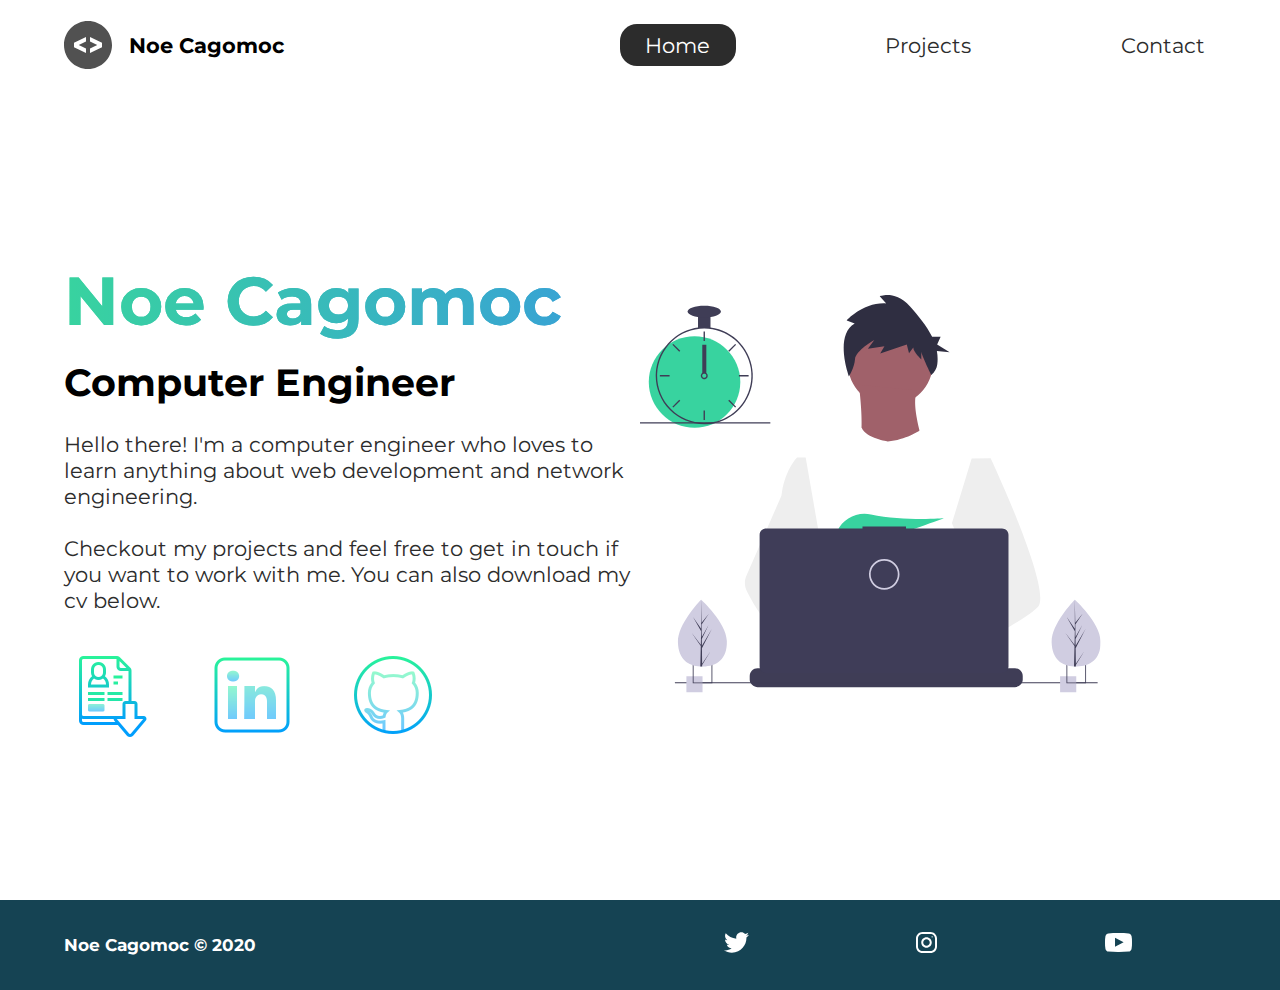
<file: index.html>
<!DOCTYPE html>
<html lang="en">
<head>
    <head>
        <meta charset="UTF-8">
        <meta name="viewport" content="width=device-width, initial-scale=1.0">
        <meta name = "description"
              content="Noe Cagomoc is a full stack web developer who specializes in html,css,js, and python."
              />
        <meta name="robots" content="index,follow"/>
        <link rel="stylesheet" href="./styles/style.css">
        <link href="https://fonts.googleapis.com/css2?family=Montserrat:wght@400;500&display=swap" rel="stylesheet">
        <title>Noe Cagomoc | Computer Engineer</title>
    </head>
<body>
    <header class="main-head">
        <nav>
            <div class="logo">
                <img src="icons/code.svg" alt="logo">
                <h1>Noe Cagomoc</h1>
            </div>
            <ul>
                <li><a class="active" href="/">Home</a></li>
                <li><a href="./projects/index.html">Projects</a></li>
                <li><a href="./contact/index.html">Contact</a></li>
            </ul>
        </nav>
    </header>
    <section class="intro">
        <div class="intro-text">
            <h2>Noe Cagomoc</h2>
            <h3>Computer Engineer</h3>
            <p>Hello there! I'm a computer engineer who loves to learn anything about web development and network engineering.
              <br/>
              <br/> Checkout my projects and feel free to get in touch if you want to work with me. You can also download my cv below.
            </p>
            <div class="intro-social">
              <a href="#" class="link-resume"><img id="img-resume" src="icons/resume.png" alt="download-resume"></a>
              <a href="#"><img src="icons/linkedin.png" alt="linkedin-social-link"></a> 
              <a href="#"><img src="icons/git.png" alt="github-social-link"></a>
                
             
            </div>
        </div>
        <div class="intro-images">
            <svg
            width="799"
            height="690"
            viewBox="0 0 799 690"
            fill="none"
            xmlns="http://www.w3.org/2000/svg"
          >
            <g id="undraw_dev_productivity_umsq (1) 1" clip-path="url(#clip0)">
              <path
                id="Vector"
                d="M516.92 624.636C516.92 624.636 512.16 626.266 504.42 628.576C487.31 633.706 455.65 642.216 428.82 643.916C405.72 645.396 386.2 641.836 382.63 626.766C381.1 620.286 383.27 614.956 388 610.576C402.12 597.486 439 592.796 468.25 591.186C476.51 590.736 484.15 590.526 490.51 590.446C501.31 590.306 508.39 590.526 508.39 590.526L508.56 591.186L516.92 624.636Z"
                fill="#A0616A"
              />
              <path
                id="Vector_2"
                d="M436.99 672.586C418.61 695.346 342.73 647.666 316.19 629.886C310.41 626.016 306.97 623.566 306.97 623.566L331.25 591.186L338.94 580.936C338.94 580.936 345.82 584.586 355.99 590.526C356.36 590.746 356.73 590.966 357.11 591.186C365.88 596.336 376.89 603.066 388 610.576C403.33 620.946 418.83 632.776 428.82 643.916C438.59 654.806 443.08 665.036 436.99 672.586Z"
                fill="#A0616A"
              />
              <g id="me">
                <path
                  id="Vector_3"
                  d="M434.672 191.952C475.283 191.607 507.926 158.406 507.582 117.795C507.237 77.1832 474.036 44.5403 433.425 44.8847C392.813 45.2291 360.17 78.4303 360.515 119.042C360.859 159.653 394.06 192.296 434.672 191.952Z"
                  fill="#A0616A"
                />
                <path
                  id="Vector_4"
                  d="M379.477 155.65C379.477 155.65 394.216 259.972 373.002 271.875C351.787 283.779 499.929 283.588 499.929 283.588C499.929 283.588 466.124 193.284 480.809 165.449L379.477 155.65Z"
                  fill="#A0616A"
                />
                <path
                  id="Vector_5"
                  d="M608.101 283.199L596.257 339.402L571.214 458.308L570.49 464.815L562.138 540.138L556.582 590.177L552.857 623.79C528.584 636.526 510.988 645.326 510.988 645.326C510.988 645.326 509.404 637.719 506.871 627.99C489.805 633.265 458.218 642.043 431.404 643.97C441.266 654.777 445.842 664.969 439.817 672.57C421.63 695.485 345.349 648.45 318.659 630.896C318.077 635.158 317.879 639.464 318.068 643.762L297.626 628.314L299.331 592.359L302.206 531.522L305.819 455.229C304.448 451.975 303.294 448.634 302.364 445.228C295.956 423.161 288.032 379.057 281.928 342.067C277.016 312.298 273.302 287.138 272.517 281.785C272.411 281.086 272.358 280.726 272.358 280.726L384.363 230.094C392.509 248.556 429.865 253.809 429.865 253.809C460.756 251.417 484.847 234.913 484.847 234.913L608.101 283.199Z"
                  fill="white"
                />
                <path
                  id="Vector_6"
                  d="M372.285 49.3811L358.49 43.9934C358.49 43.9934 386.969 12.1 426.99 14.513L415.635 2.22366C415.635 2.22366 443.04 -9.01799 468.283 19.6674C481.553 34.7467 496.908 52.4737 506.557 72.5077L521.281 72.3829L515.251 85.9663L536.874 99.3152L514.777 97.0719C516.155 104.471 516.421 112.034 515.566 119.511C514.683 126.991 510.928 133.835 505.094 138.598V138.598C505.094 138.598 487.743 103.449 487.696 97.9443L487.813 111.705C487.813 111.705 473.959 99.4371 473.889 91.1807L466.471 100.877L462.593 85.7717L416.475 101.301L423.87 88.8526L395.157 93.2246L406.278 77.9923C406.278 77.9923 373.932 96.1568 372.811 111.304C371.689 126.452 362.299 140.875 362.299 140.875C362.299 140.875 336.213 70.3294 372.285 49.3811Z"
                  fill="#2F2E41"
                />
                <path
                  id="Vector_7"
                  d="M690.215 540.422C682.794 548.605 664.338 560.992 641.951 574.422C633.623 579.413 624.757 584.559 615.71 589.676C594.122 601.889 571.514 614.001 552.857 623.79C528.584 636.526 510.988 645.326 510.988 645.326C510.988 645.326 509.403 637.719 506.871 627.99C503.48 614.968 498.397 598.141 493.184 590.715C493.002 590.456 492.82 590.218 492.638 589.979C491.121 588.022 489.601 586.885 488.112 586.897L562.138 540.138L594.127 519.926L570.489 464.814L540.842 395.683L557.908 339.727L575.062 283.479L608.101 283.199C608.101 283.199 619.243 306.985 633.514 340.166C635.647 345.128 637.851 350.299 640.096 355.64C669.469 425.394 706.176 522.836 690.215 540.422Z"
                  fill="#EEEEEE"
                />
                <path
                  id="Vector_8"
                  d="M358.123 591.2C355.41 591.212 352.702 591.456 350.029 591.928C327.074 596.073 320.47 616.94 318.659 630.896C318.077 635.158 317.879 639.464 318.068 643.761L297.626 628.314L290.178 622.687C272.316 616.628 256.353 605.733 242.483 592.84C230.449 581.456 219.634 568.849 210.213 555.223C200.831 541.793 192.448 527.692 185.134 513.034C183.094 508.943 181.977 504.454 181.864 499.884C181.751 495.314 182.644 490.775 184.48 486.588L209.154 430.327L245.218 348.098C245.471 346.146 245.752 344.237 246.059 342.371C252.995 300.511 272.367 281.786 272.367 281.786L287.286 281.659L297.778 341.932L310.813 416.815L302.364 445.227L282.839 510.845L302.205 531.522L358.123 591.2Z"
                  fill="#EEEEEE"
                />
              </g>
              <path
                id="Vector_9"
                d="M372.877 415.806L385.631 430.686C390.37 429.783 395.319 428.721 400.416 427.529L396.752 415.806L405.71 426.256C459.707 412.975 526.637 387.155 526.637 387.155C526.637 387.155 454.379 392.453 400.428 380.666C376.558 375.451 351.998 387.284 342.202 409.668C336.508 422.679 337.403 433.951 357.596 433.951C364.419 433.835 371.223 433.195 377.949 432.037L372.877 415.806Z"
                fill="#38D39F"
              />
              <path
                id="Vector_10"
                d="M663.65 660.386V666.456C663.654 668.122 663.345 669.774 662.74 671.326C662.472 672.018 662.147 672.687 661.77 673.326C660.578 675.326 658.887 676.983 656.862 678.133C654.838 679.283 652.549 679.887 650.22 679.886H203.67C201.342 679.887 199.053 679.283 197.028 678.133C195.003 676.983 193.312 675.326 192.12 673.326C191.743 672.687 191.419 672.018 191.15 671.326C190.546 669.774 190.237 668.122 190.24 666.456V660.386C190.24 658.622 190.587 656.876 191.262 655.246C191.936 653.616 192.926 652.136 194.173 650.888C195.42 649.641 196.901 648.652 198.53 647.977C200.16 647.302 201.906 646.955 203.67 646.956H229.41V644.126C229.41 644.052 229.425 643.979 229.453 643.911C229.481 643.843 229.522 643.782 229.574 643.73C229.626 643.678 229.688 643.636 229.756 643.608C229.824 643.58 229.897 643.566 229.97 643.566H243.4C243.474 643.566 243.547 643.58 243.615 643.608C243.683 643.636 243.745 643.678 243.797 643.73C243.849 643.782 243.89 643.843 243.918 643.911C243.946 643.979 243.96 644.052 243.96 644.126V646.956H252.35V644.126C252.35 644.052 252.365 643.979 252.393 643.911C252.421 643.843 252.462 643.782 252.514 643.73C252.566 643.678 252.628 643.636 252.696 643.608C252.764 643.58 252.837 643.566 252.91 643.566H266.34C266.414 643.566 266.487 643.58 266.555 643.608C266.623 643.636 266.684 643.678 266.736 643.73C266.789 643.782 266.83 643.843 266.858 643.911C266.886 643.979 266.9 644.052 266.9 644.126V646.956H275.3V644.126C275.3 644.052 275.315 643.979 275.343 643.911C275.371 643.843 275.412 643.782 275.464 643.73C275.516 643.678 275.578 643.636 275.646 643.608C275.714 643.58 275.787 643.566 275.86 643.566H289.29C289.364 643.566 289.437 643.58 289.505 643.608C289.573 643.636 289.634 643.678 289.686 643.73C289.739 643.782 289.78 643.843 289.808 643.911C289.836 643.979 289.85 644.052 289.85 644.126V646.956H298.24V644.126C298.24 644.052 298.255 643.979 298.283 643.911C298.311 643.843 298.352 643.782 298.404 643.73C298.456 643.678 298.518 643.636 298.586 643.608C298.654 643.58 298.727 643.566 298.8 643.566H312.23C312.304 643.566 312.377 643.58 312.445 643.608C312.513 643.636 312.574 643.678 312.626 643.73C312.678 643.782 312.72 643.843 312.748 643.911C312.776 643.979 312.79 644.052 312.79 644.126V646.956H321.18V644.126C321.18 644.052 321.194 643.979 321.223 643.911C321.251 643.843 321.292 643.782 321.344 643.73C321.396 643.678 321.458 643.636 321.526 643.608C321.594 643.58 321.667 643.566 321.74 643.566H335.17C335.244 643.566 335.317 643.58 335.385 643.608C335.453 643.636 335.514 643.678 335.566 643.73C335.618 643.782 335.66 643.843 335.688 643.911C335.716 643.979 335.73 644.052 335.73 644.126V646.956H344.13V644.126C344.13 644.052 344.145 643.979 344.173 643.911C344.201 643.843 344.242 643.782 344.294 643.73C344.346 643.678 344.408 643.636 344.476 643.608C344.544 643.58 344.617 643.566 344.69 643.566H358.12C358.194 643.566 358.267 643.58 358.335 643.608C358.403 643.636 358.464 643.678 358.516 643.73C358.569 643.782 358.61 643.843 358.638 643.911C358.666 643.979 358.68 644.052 358.68 644.126V646.956H367.07V644.126C367.07 644.052 367.085 643.979 367.113 643.911C367.141 643.843 367.182 643.782 367.234 643.73C367.286 643.678 367.348 643.636 367.416 643.608C367.484 643.58 367.557 643.566 367.63 643.566H472.83C472.904 643.566 472.977 643.58 473.045 643.608C473.113 643.636 473.174 643.678 473.227 643.73C473.279 643.782 473.32 643.843 473.348 643.911C473.376 643.979 473.39 644.052 473.39 644.126V646.956H481.79V644.126C481.79 644.052 481.804 643.979 481.833 643.911C481.861 643.843 481.902 643.782 481.954 643.73C482.006 643.678 482.068 643.636 482.136 643.608C482.204 643.58 482.277 643.566 482.35 643.566H495.78C495.928 643.567 496.07 643.627 496.175 643.732C496.279 643.836 496.339 643.978 496.34 644.126V646.956H504.73V644.126C504.73 644.052 504.745 643.979 504.773 643.911C504.801 643.843 504.842 643.782 504.894 643.73C504.946 643.678 505.008 643.636 505.076 643.608C505.144 643.58 505.217 643.566 505.29 643.566H518.72C518.794 643.566 518.867 643.58 518.935 643.608C519.003 643.636 519.065 643.678 519.117 643.73C519.169 643.782 519.21 643.843 519.238 643.911C519.266 643.979 519.28 644.052 519.28 644.126V646.956H527.67V644.126C527.67 644.052 527.685 643.979 527.713 643.911C527.741 643.843 527.782 643.782 527.834 643.73C527.886 643.678 527.948 643.636 528.016 643.608C528.084 643.58 528.157 643.566 528.23 643.566H541.66C541.734 643.566 541.807 643.58 541.875 643.608C541.943 643.636 542.005 643.678 542.057 643.73C542.109 643.782 542.15 643.843 542.178 643.911C542.206 643.979 542.22 644.052 542.22 644.126V646.956H550.62V644.126C550.62 644.052 550.635 643.979 550.663 643.911C550.691 643.843 550.732 643.782 550.784 643.73C550.836 643.678 550.898 643.636 550.966 643.608C551.034 643.58 551.107 643.566 551.18 643.566H564.61C564.757 643.568 564.898 643.628 565.001 643.733C565.104 643.837 565.161 643.979 565.16 644.126V646.956H573.56V644.126C573.56 644.052 573.575 643.979 573.603 643.911C573.631 643.843 573.672 643.782 573.724 643.73C573.776 643.678 573.838 643.636 573.906 643.608C573.974 643.58 574.047 643.566 574.12 643.566H587.55C587.624 643.566 587.697 643.58 587.765 643.608C587.833 643.636 587.895 643.678 587.947 643.73C587.999 643.782 588.04 643.843 588.068 643.911C588.096 643.979 588.11 644.052 588.11 644.126V646.956H596.5V644.126C596.5 644.052 596.515 643.979 596.543 643.911C596.571 643.843 596.612 643.782 596.664 643.73C596.716 643.678 596.778 643.636 596.846 643.608C596.914 643.58 596.987 643.566 597.06 643.566H610.49C610.564 643.566 610.637 643.58 610.705 643.608C610.773 643.636 610.835 643.678 610.887 643.73C610.939 643.782 610.98 643.843 611.008 643.911C611.036 643.979 611.05 644.052 611.05 644.126V646.956H650.22C651.984 646.955 653.731 647.302 655.36 647.977C656.99 648.652 658.471 649.641 659.718 650.888C660.965 652.136 661.954 653.616 662.629 655.246C663.304 656.876 663.651 658.622 663.65 660.386Z"
                fill="#3F3D56"
              />
              <path
                id="Vector_11"
                d="M793.5 671.326H60.5V673.326H793.5V671.326Z"
                fill="#3F3D56"
              />
              <path
                id="Vector_12"
                d="M627.694 404.757H461.251V401.326H385.78V404.757H218.651C215.665 404.757 212.801 405.943 210.69 408.054C208.578 410.166 207.392 413.029 207.392 416.015V643.927C207.392 646.913 208.578 649.776 210.69 651.888C212.801 653.999 215.665 655.185 218.651 655.185H627.694C630.68 655.185 633.544 653.999 635.655 651.888C637.767 649.776 638.953 646.913 638.953 643.927V416.015C638.953 414.537 638.662 413.073 638.096 411.707C637.53 410.341 636.701 409.1 635.655 408.054C634.61 407.009 633.369 406.18 632.003 405.614C630.637 405.048 629.173 404.757 627.694 404.757Z"
                fill="#3F3D58"
              />
              <path
                id="rgb-ring"
                d="M423.5 509.326C437.307 509.326 448.5 498.133 448.5 484.326C448.5 470.519 437.307 459.326 423.5 459.326C409.693 459.326 398.5 470.519 398.5 484.326C398.5 498.133 409.693 509.326 423.5 509.326Z"
                stroke="#D0CDE1"
                stroke-width="3"
                stroke-miterlimit="10"
              />
              
              <path
                id="Vector_15"
                d="M108.446 661.223H80.4463V689.223H108.446V661.223Z"
                fill="#D0CDE1"
              />
              <path
                id="Vector_16"
                d="M91.4502 639.223V673.223H125.45V639.223H91.4502ZM123.97 671.743H92.9202V640.703H123.97V671.743Z"
                fill="#3F3D56"
              />
              <path
                id="Vector_17"
                d="M756.446 661.223H728.446V689.223H756.446V661.223Z"
                fill="#D0CDE1"
              />
              <path
                id="Vector_18"
                d="M739.45 639.223V673.223H773.45V639.223H739.45ZM771.97 671.743H740.92V640.703H771.97V671.743Z"
                fill="#3F3D56"
              />
              <path
                id="Vector_19"
                d="M94.5802 230.113C138.399 230.113 173.921 194.592 173.921 150.773C173.921 106.955 138.399 71.4326 94.5802 71.4326C50.7617 71.4326 15.2397 106.955 15.2397 150.773C15.2397 194.592 50.7617 230.113 94.5802 230.113Z"
                fill="#38D39F"
              />
              <path
                id="Vector_20"
                d="M122.229 56.4899C115.045 55.5763 107.774 55.5763 100.59 56.4899C84.586 58.5913 69.5203 65.2398 57.181 75.6465C44.8417 86.0532 35.7467 99.7813 30.9754 115.202C28.8053 122.229 27.5764 129.514 27.3208 136.864C27.2848 137.886 27.2607 138.92 27.2607 139.954C27.283 162.264 36.1559 183.655 51.932 199.431C67.7082 215.207 89.0989 224.08 111.41 224.103C113.201 224.103 114.992 224.042 116.759 223.934C120.907 223.674 125.03 223.103 129.093 222.227C148.495 218.055 165.798 207.161 177.947 191.468C190.095 175.776 196.308 156.295 195.487 136.467C194.665 116.638 186.863 97.738 173.459 83.1039C160.054 68.4698 141.909 59.0435 122.229 56.4899H122.229ZM137.748 217.347H137.736C130.959 219.659 123.905 221.062 116.759 221.518C114.992 221.638 113.201 221.698 111.41 221.698C89.7377 221.672 68.961 213.051 53.6367 197.727C38.3123 182.402 29.6914 161.626 29.6649 139.954C29.6649 138.92 29.689 137.886 29.725 136.864C30.5514 115.744 39.5156 95.7617 54.7411 81.1008C69.9666 66.44 90.273 58.237 111.41 58.2089C130.776 58.21 149.513 65.0865 164.283 77.6131C179.052 90.1398 188.895 107.503 192.057 126.61C195.219 145.716 191.496 165.325 181.55 181.942C171.604 198.559 156.081 211.106 137.748 217.347H137.748Z"
                fill="#3F3D56"
              />
              <path
                id="Vector_21"
                d="M112.612 63.0176H110.208V79.8474H112.612V63.0176Z"
                fill="#3F3D56"
              />
              <path
                id="Vector_22"
                d="M57.8578 84.7018L56.1577 86.4019L68.0582 98.3023L69.7582 96.6022L57.8578 84.7018Z"
                fill="#3F3D56"
              />
              <path
                id="Vector_23"
                d="M34.4736 138.751V141.156H51.3034V138.751H34.4736Z"
                fill="#3F3D56"
              />
              <path
                id="Vector_24"
                d="M56.1578 193.506L57.8579 195.206L69.7584 183.306L68.0583 181.606L56.1578 193.506Z"
                fill="#3F3D56"
              />
              <path
                id="Vector_25"
                d="M153.062 96.6022L154.762 98.3022L166.662 86.4018L164.962 84.7017L153.062 96.6022Z"
                fill="#3F3D56"
              />
              <path
                id="Vector_26"
                d="M171.516 138.751V141.156H188.346V138.751H171.516Z"
                fill="#3F3D56"
              />
              <path
                id="Vector_27"
                d="M154.762 181.605L153.062 183.305L164.962 195.206L166.662 193.506L154.762 181.605Z"
                fill="#3F3D56"
              />
              <path
                id="Vector_28"
                d="M112.612 200.06H110.208V216.89H112.612V200.06Z"
                fill="#3F3D56"
              />
              <path
                id="Vector_29"
                d="M115.016 135.145C113.976 134.365 112.711 133.943 111.41 133.943C110.11 133.943 108.844 134.365 107.804 135.145C107.091 135.686 106.505 136.375 106.085 137.165C105.552 138.181 105.322 139.329 105.421 140.473C105.52 141.616 105.944 142.707 106.644 143.617C107.343 144.527 108.288 145.218 109.368 145.608C110.447 145.997 111.616 146.07 112.735 145.817C113.855 145.564 114.878 144.996 115.685 144.179C116.492 143.363 117.048 142.333 117.288 141.21C117.528 140.088 117.441 138.92 117.039 137.846C116.636 136.771 115.935 135.834 115.017 135.145H115.016ZM111.41 143.56C110.454 143.557 109.539 143.176 108.863 142.501C108.187 141.825 107.807 140.909 107.804 139.954C107.808 139.224 108.03 138.513 108.441 137.91C108.793 137.4 109.271 136.989 109.828 136.718C110.386 136.446 111.004 136.323 111.623 136.361C112.241 136.398 112.84 136.594 113.361 136.931C113.881 137.267 114.307 137.732 114.595 138.281C114.883 138.83 115.025 139.444 115.007 140.063C114.989 140.683 114.811 141.287 114.491 141.818C114.17 142.349 113.719 142.788 113.179 143.093C112.639 143.398 112.03 143.559 111.41 143.56V143.56Z"
                fill="#3F3D56"
              />
              <path
                id="Vector_30"
                d="M122.229 35.3687H100.591V57.007H122.229V35.3687Z"
                fill="#3F3D56"
              />
              <path
                id="Vector_31"
                d="M111.41 38.9748C127.344 38.9748 140.261 34.4 140.261 28.7567C140.261 23.1134 127.344 18.5386 111.41 18.5386C95.4757 18.5386 82.5586 23.1134 82.5586 28.7567C82.5586 34.4 95.4757 38.9748 111.41 38.9748Z"
                fill="#3F3D56"
              />
              <path id="clock-arrow" d="M115 86H108V135H115V86Z" fill="#3F3D56" />
              <path
                id="Vector_32"
                d="M226 220.44H0V222.844H226V220.44Z"
                fill="#3F3D56"
              />
              <g id="plant-left">
                <path
                  id="Vector_33"
                  d="M150.594 599.754C151.527 631.704 132.858 643.413 109.43 644.097C108.886 644.113 108.344 644.123 107.805 644.126C106.719 644.135 105.643 644.117 104.577 644.072C83.3891 643.193 66.6172 631.945 65.7495 602.232C64.8515 571.482 103.018 531.529 105.882 528.574L105.887 528.571C105.996 528.458 106.052 528.402 106.052 528.402C106.052 528.402 149.661 567.807 150.594 599.754Z"
                  fill="#D0CDE1"
                />
                <path
                  id="Vector_34"
                  d="M107.744 639.255L122.626 617.124L107.774 641.636L107.805 644.126C106.719 644.135 105.643 644.117 104.577 644.072L105.315 612.06L105.295 611.813L105.322 611.766L105.393 608.741L89.0952 585.078L105.374 606.477L105.432 607.116L105.989 582.93L91.9122 558.397L106.029 578.681L105.882 528.574L105.882 528.407L105.887 528.571L106.821 568.062L119.651 552.021L106.863 571.464L107.143 593.098L118.949 571.984L107.187 596.279L107.343 608.308L124.512 578.897L107.395 612.505L107.744 639.255Z"
                  fill="#3F3D56"
                />
              </g>
              <g id="plant-right">
                <path
                  id="Vector_35"
                  d="M798.594 599.754C799.527 631.704 780.858 643.413 757.43 644.097C756.886 644.113 756.344 644.123 755.805 644.126C754.719 644.135 753.643 644.117 752.577 644.072C731.389 643.193 714.617 631.945 713.749 602.232C712.851 571.482 751.018 531.529 753.882 528.574L753.887 528.571C753.996 528.458 754.052 528.402 754.052 528.402C754.052 528.402 797.661 567.807 798.594 599.754Z"
                  fill="#D0CDE1"
                />
                <path
                  id="Vector_36"
                  d="M755.744 639.255L770.626 617.124L755.774 641.636L755.805 644.126C754.719 644.135 753.643 644.117 752.577 644.072L753.315 612.06L753.295 611.813L753.323 611.766L753.393 608.741L737.095 585.078L753.374 606.477L753.432 607.116L753.989 582.93L739.912 558.397L754.029 578.681L753.882 528.574L753.882 528.407L753.887 528.571L754.821 568.062L767.651 552.021L754.864 571.464L755.143 593.098L766.949 571.984L755.187 596.279L755.343 608.308L772.512 578.897L755.395 612.505L755.744 639.255Z"
                  fill="#3F3D56"
                />
              </g>
            </g>
            <defs>
              <clipPath id="clip0">
                <rect width="798.627" height="689.223" fill="white" />
              </clipPath>
            </defs>
          </svg>
          <img src="img/splash.svg" alt="" class="splash">
        </div>
    </section>
    <footer>
      <h4>Noe Cagomoc &copy; 2020</h4>
      <ul>
          <li><a href="#"><img src="icons/twitter 1.svg" alt="twitter-social"></a></li>
          <li><a href="#"><img src="icons/instagram 1.svg" alt="instagram-social"></a></li>
          <li><a href="#"><img src="icons/youtube-symbol 1.svg" alt="youtube"></a></li>
      </ul>
  </footer>
    
</body>
</html>
</file>
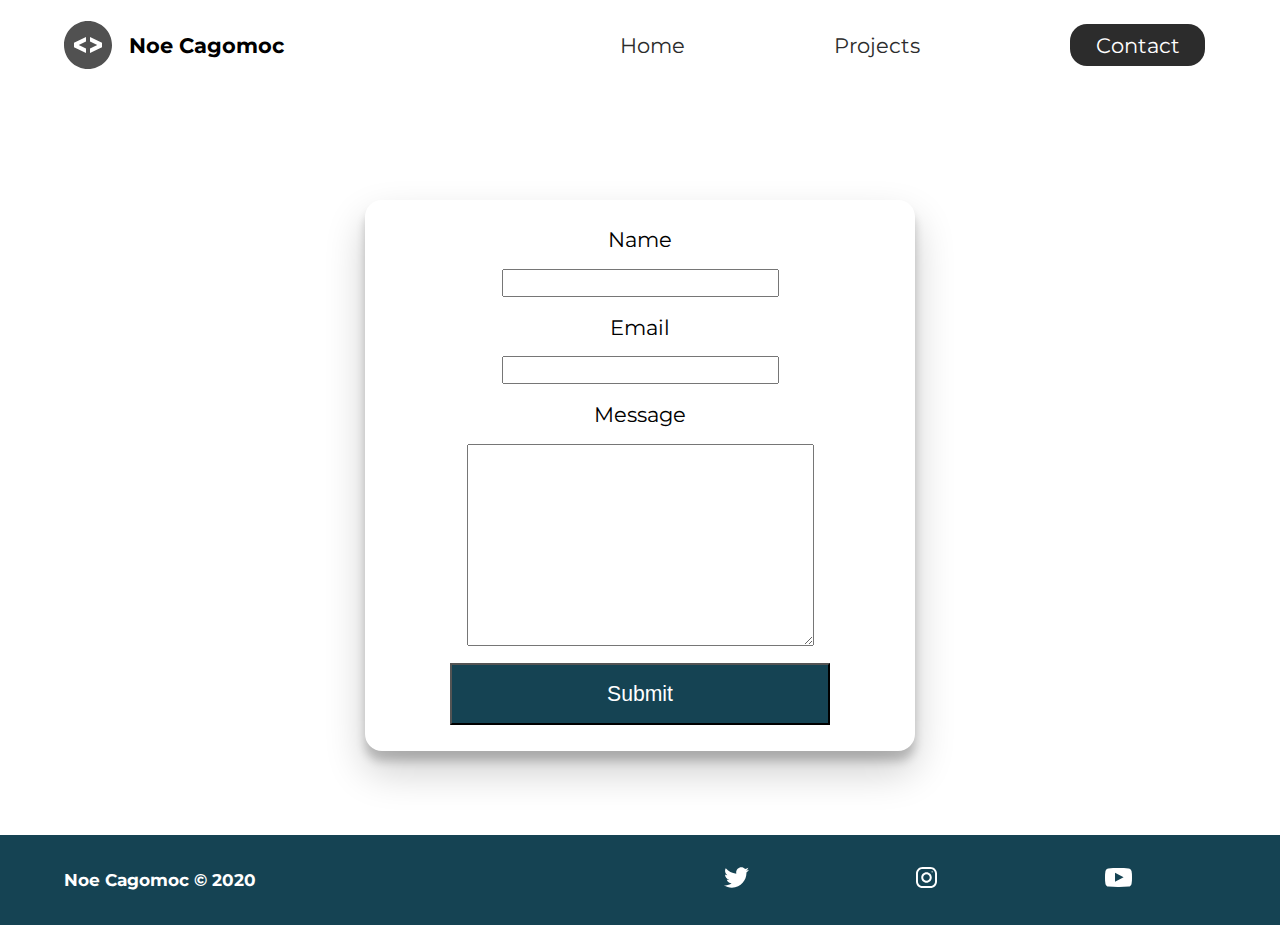
<file: contact/index.html>
<!DOCTYPE html>
<html lang="en">
    <head>
        <meta charset="UTF-8">
        <meta name="viewport" content="width=device-width, initial-scale=1.0">
        <meta name = "description"
              content="Noe Cagomoc is a full stack web developer who specializes in html,css,js, and python."
              />
        <meta name="robots" content="index,follow"/>
        <link rel="stylesheet" href="../styles/style.css">
        <link href="https://fonts.googleapis.com/css2?family=Montserrat:wght@400;500&display=swap" rel="stylesheet">
        <title>Noe Cagomoc | Web Developer</title>
    </head>
<body>
    <header class="main-head">
        <nav>
            <div class="logo">
                <img src="../icons/code.svg" alt="logo">
                <h1>Noe Cagomoc</h1>
            </div>
            <ul>
                <li><a href="../index.html">Home</a></li>
                <li><a href="../projects/index.html">Projects</a></li>
                <li><a class="active" href="./index.html">Contact</a></li>
            </ul>
        </nav>
    </header>
    <section class="form-section">
        <form>
            <label for="name">Name</label>
            <input type="text" name="name" id="name" required>
            <label for="email">Email</label>
            <input type="email" name="email" id="email" required>
            <label for="message">Message</label>
            <textarea name="message" id="message" cols="30" rows="10"></textarea>
            <button type="submit">Submit</button>
        </form>
    </section>
        <footer>
            <h4>Noe Cagomoc &copy; 2020</h4>
            <ul>
                <li><a href="#"><img src="../icons/twitter 1.svg" alt="twitter-social"></a></li>
                <li><a href="#"><img src="../icons/instagram 1.svg" alt="instagram-social"></a></li>
                <li><a href="#"><img src="../icons/youtube-symbol 1.svg" alt="youtube"></a></li>
            </ul>
        </footer>
    </body>
    </html>
</file>
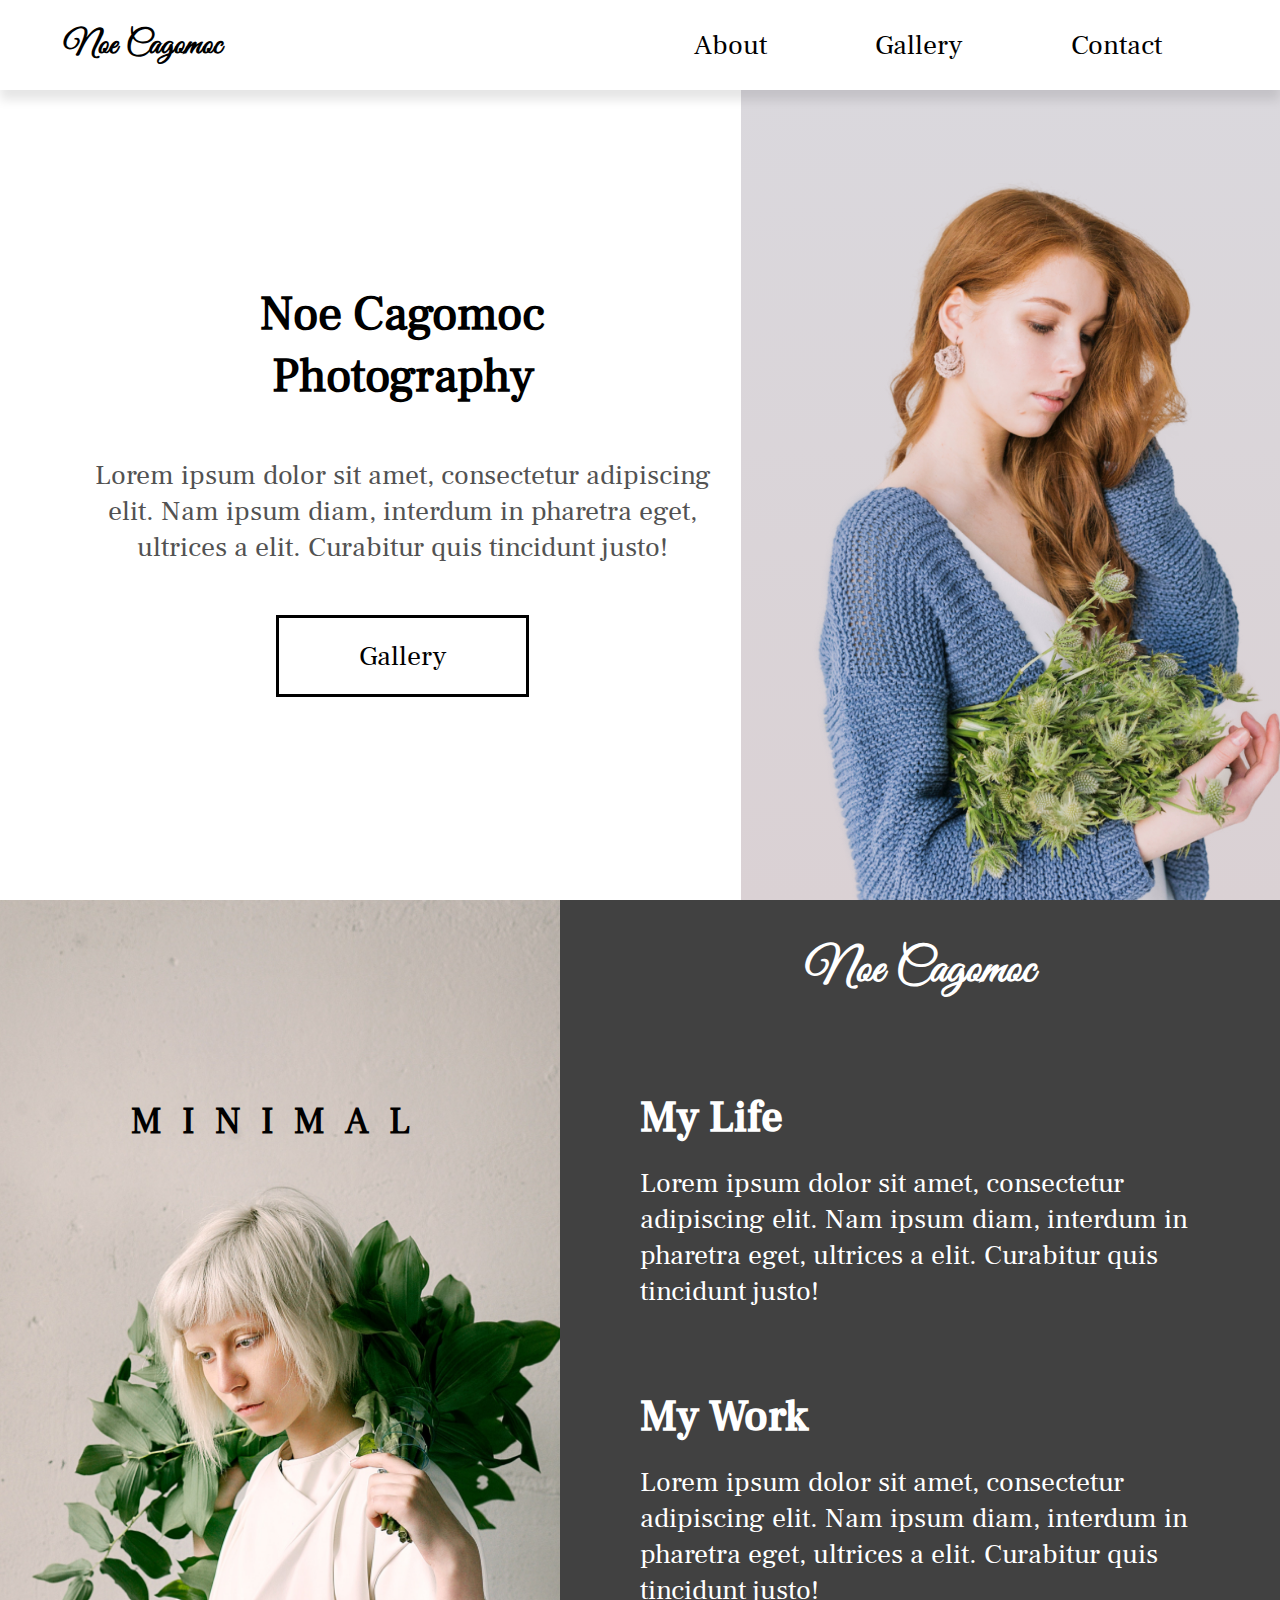
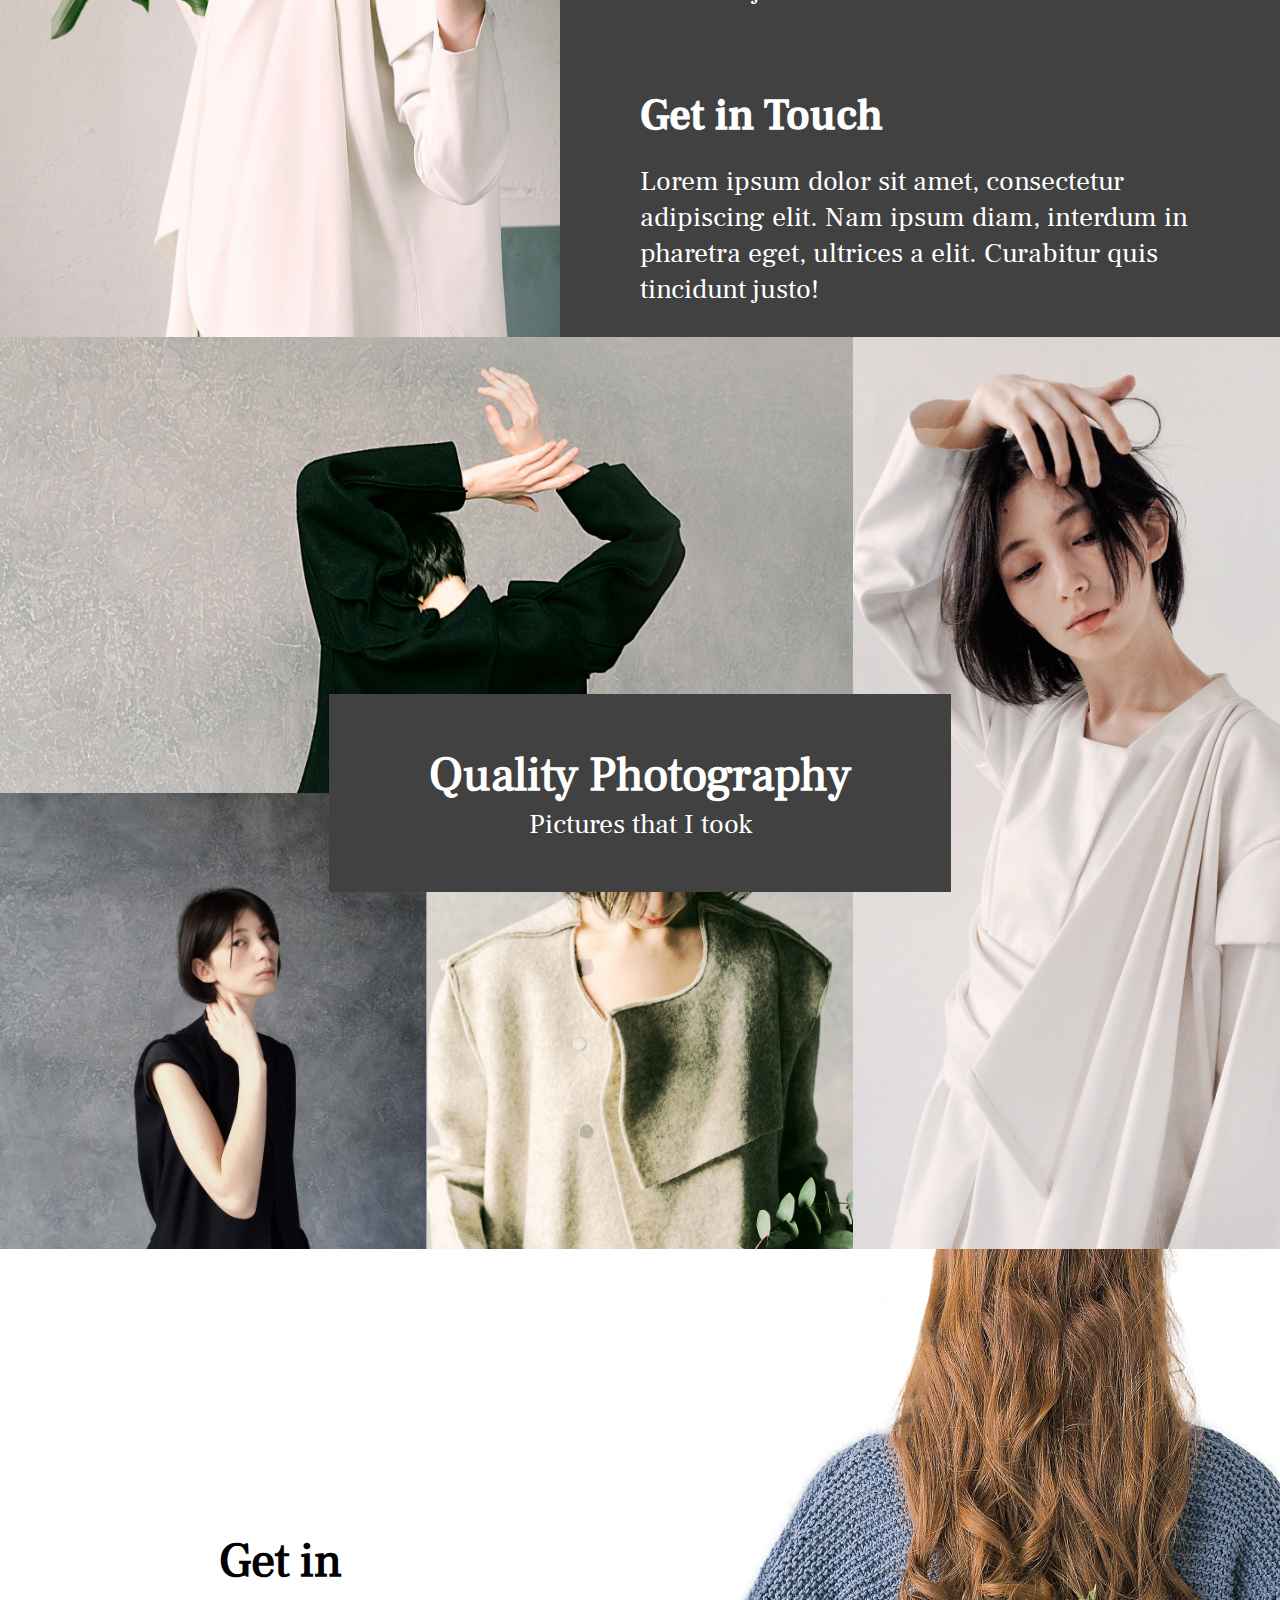
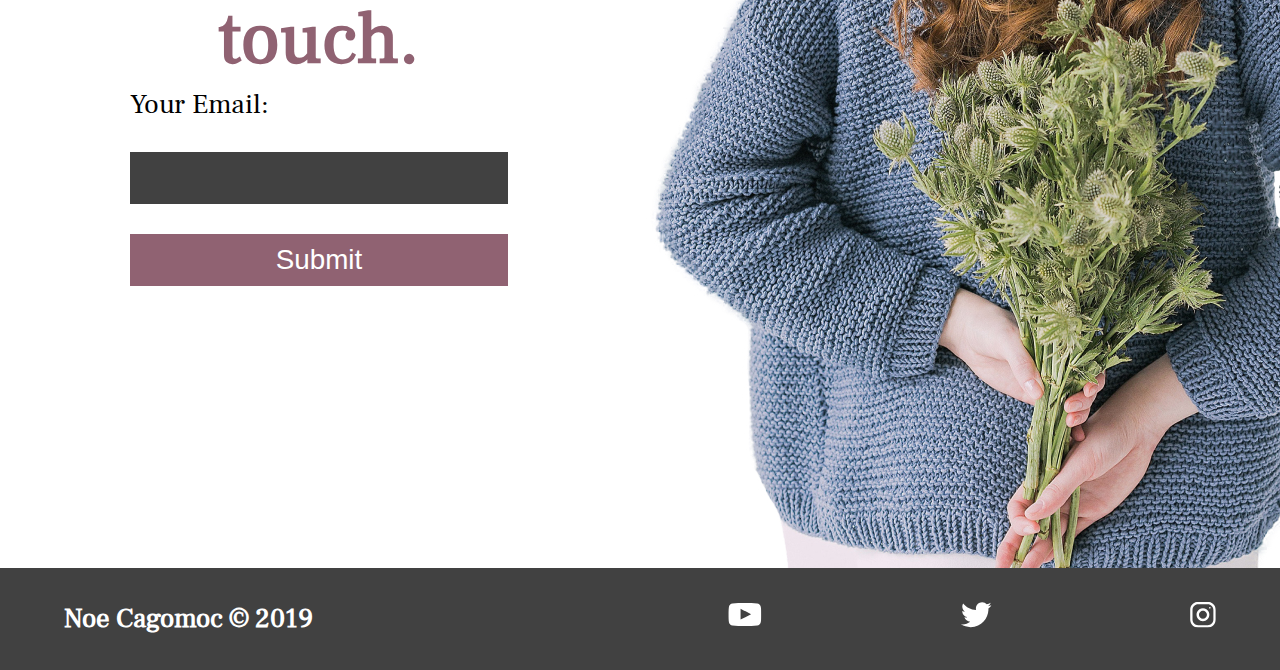
<file: Photography Website/index.html>
<!DOCTYPE html>
<html lang="en">
    <head>
        <meta charset="UTF-8">
        <meta name="viewport" content="width=device-width, initial-scale=1.0">
        <meta name = "description"
              content="Professional Photographer available for weddings and special events."
              />
        <meta name="robots" content="index,follow"/>
        <link rel="stylesheet" href="style.css">
        <title>Noe Cagomoc | Photographer</title>
    </head>
<body>
    <header class="main-head">
        <nav>
            <h1 id="logo">Noe Cagomoc</h1>
            <!-- <input class= "menu-check" type="checkbox"> -->
            <ul class="nav-links">
                <li><a href="#about">About</a></li>
                <li><a href="#gallery">Gallery</a></li>
                <li><a href="#contact">Contact</a></li>
            </ul>
            
            <div class="burger">
                <span class="line1"></span>
                <span class="line2"></span>
                <span class="line3"></span>
            </div>

        </nav>
    </header>
    <main>
        <section class="hero">
            <div class="hero-introduction flex">
                <h2>Noe Cagomoc <br /> 
                    Photography
                </h2>
                <p>
                    Lorem ipsum dolor sit amet, consectetur adipiscing elit. Nam ipsum diam, interdum in pharetra eget, ultrices a elit. 
                    Curabitur quis tincidunt justo!
                </p>
                <a href="#gallery">Gallery</a>
            </div>

            <div class="hero-images">
                <img class= "hero-elena" src="img/elena-joy.png" alt="picture of elena joy" />
                <img src="img/plant1.png" alt="" class="plant1 plant">
                <img src="img/plant2.png" alt="" class="plant2 plant">
            </div>
        </section>
        <section class="about" id="about">
            <div class="about-image">
                <h5>MINIMAL</h5>
                <img src="img/about-image.png" alt="portrait-picture">
            </div>
            <div class="about-text flex">
                <h2>Noe Cagomoc</h2>
                <div class="about-life">
                    <h3>My Life</h3>
                    <p>Lorem ipsum dolor sit amet, consectetur adipiscing elit. Nam ipsum diam, interdum in pharetra eget, ultrices a elit. 
                        Curabitur quis tincidunt justo!
                    </p>
                </div>
                <div class="about-work">
                    <h3>My Work</h3>
                    <p>Lorem ipsum dolor sit amet, consectetur adipiscing elit. Nam ipsum diam, interdum in pharetra eget, ultrices a elit. 
                        Curabitur quis tincidunt justo!
                    </p>
                </div>
                <div class="about-contact">
                    <h3>Get in Touch</h3>
                    <p>Lorem ipsum dolor sit amet, consectetur adipiscing elit. Nam ipsum diam, interdum in pharetra eget, ultrices a elit. 
                        Curabitur quis tincidunt justo!
                    </p>
                </div>
            </div>
        </section>

        <div class="gallery" id="gallery">
            <header class="gallery-head">
                <h2>Quality Photography</h2>
                <p>Pictures that I took</p>
            </header>
            <img class="gallery1" src="img/gallery-1.jpg" alt="man in suit"/>
            <img class="gallery2" src="img/gallery-2.jpg" alt="lady in coat" />
            <img class="gallery3" src="img/gallery-3.jpg" alt="lady in t-shirt" />
            <img class="gallery4" src="img/gallery-4.jpg" alt=" lady in jacket" />
        </div>
        <section class="contact" id="contact">
            <div class="form-wrapper flex">
                <h2>Get in <br />
                    <span>touch.</span>
                </h2>
                <form>
                    <label for="email">Your Email:</label>
                    <input type="email" id="email required" />
                    <button type="submit">Submit</button>
                </form>
            </div>
            <img src="img/contact-image.jpg" alt="elena-joy" />
        </section>
    </main>
    <footer>
        <h4>Noe Cagomoc &copy; 2019</h4>
        <ul>
            <li><a href="#"><img src="img/youtube-symbol 1.svg" alt="youtube-social-media"></a></li>
            <li><a href="#"><img src="img/twitter 1.svg" alt="twitter-social-media"></a></li>
            <li><a href="#"><img src="img/instagram 1.svg" alt="instagram"></a></li>
        </ul>
    </footer>

    <script src="app.js"></script>

</body>
</html>
</file>
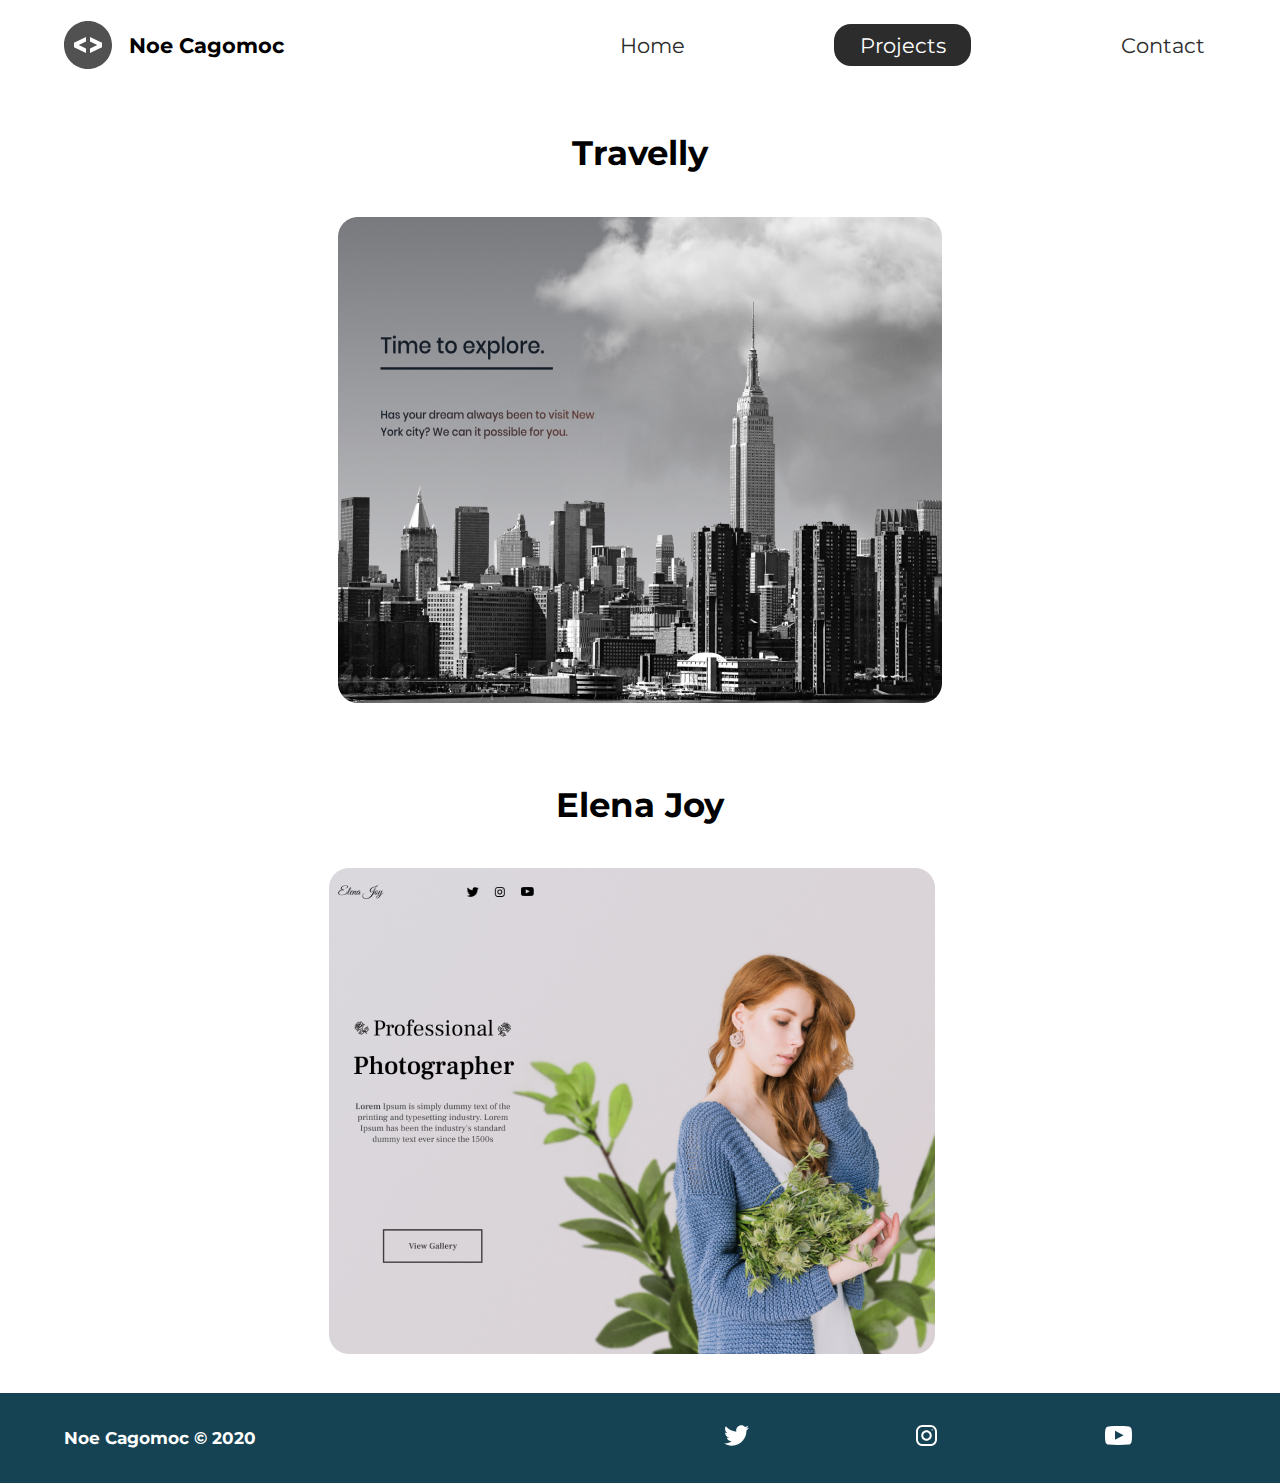
<file: projects/index.html>
<!DOCTYPE html>
<html lang="en">
<head>
    <head>
        <meta charset="UTF-8">
        <meta name="viewport" content="width=device-width, initial-scale=1.0">
        <meta name = "description"
              content="Noe Cagomoc is a full stack web developer who specializes in html,css,js, and python."
              />
        <meta name="robots" content="index,follow"/>
        <link rel="stylesheet" href="../styles/style.css">
        <link href="https://fonts.googleapis.com/css2?family=Montserrat:wght@400;500&display=swap" rel="stylesheet">
        <title>Noe Cagomoc | Web Developer</title>
    </head>
<body>
    <header class="main-head">
        <nav>
            <div class="logo">
                <img src="../icons/code.svg" alt="logo">
                <h1>Noe Cagomoc</h1>
            </div>
            <ul>
                <li><a href="../index.html">Home</a></li>
                <li><a class="active" href="./index.html">Projects</a></li>
                <li><a href="../contact/index.html">Contact</a></li>
            </ul>
        </nav>
    </header>
    <section class="projects">
        <div class="travelly">
            <h2>Travelly</h2>
            <a href="../Travel Website/index.html" target="_blank"><img src="../img/travelly.jpg" alt="travelly-project"></a>
        </div>

        <div class="travelly">
            <h2>Elena Joy</h2>
            <a href="../Photography Website/index.html" target="_blank"><img src="../img/elena-joy.jpg" alt="elena-project"></a>
        </div>
    </section>
    <footer>
        <h4>Noe Cagomoc &copy; 2020</h4>
        <ul>
            <li><a href="#"><img src="../icons/twitter 1.svg" alt="twitter-social"></a></li>
            <li><a href="#"><img src="../icons/instagram 1.svg" alt="instagram-social"></a></li>
            <li><a href="#"><img src="../icons/youtube-symbol 1.svg" alt="youtube"></a></li>
        </ul>
    </footer>
</body>
</html>
</file>
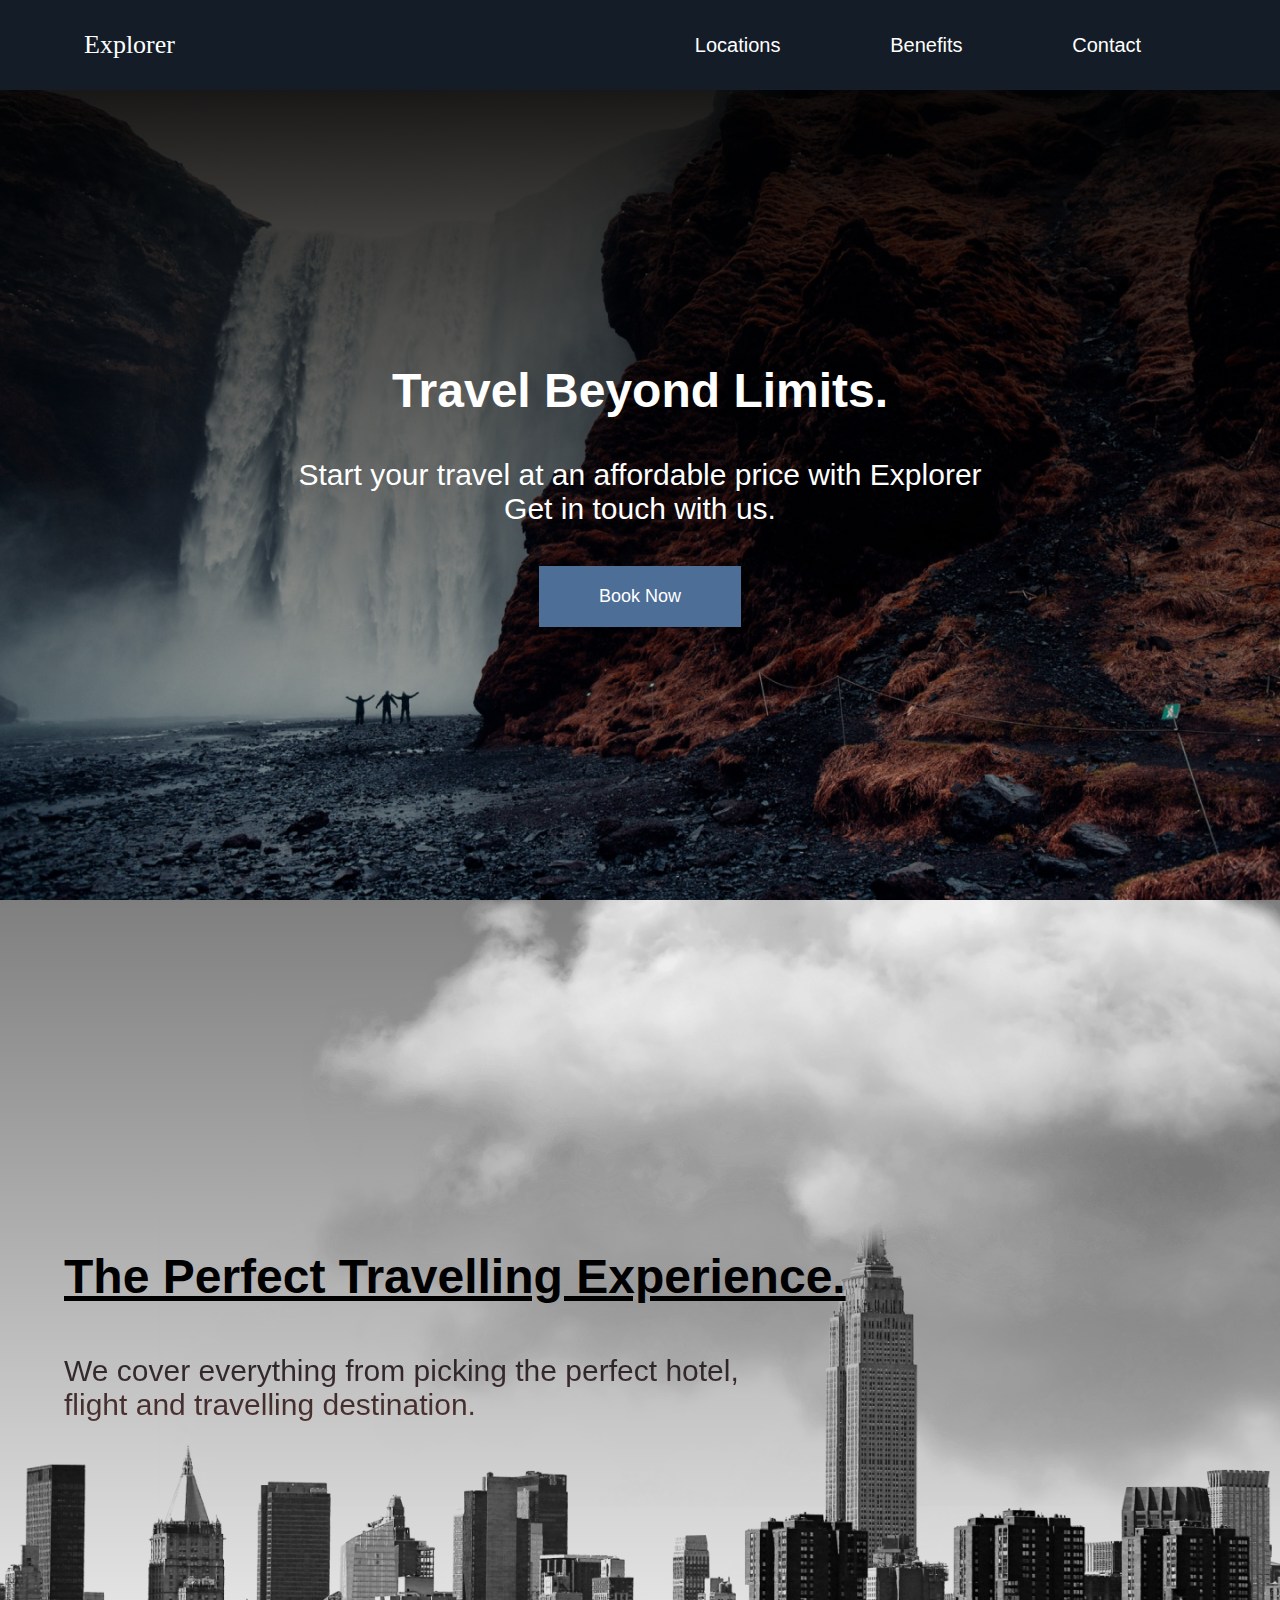
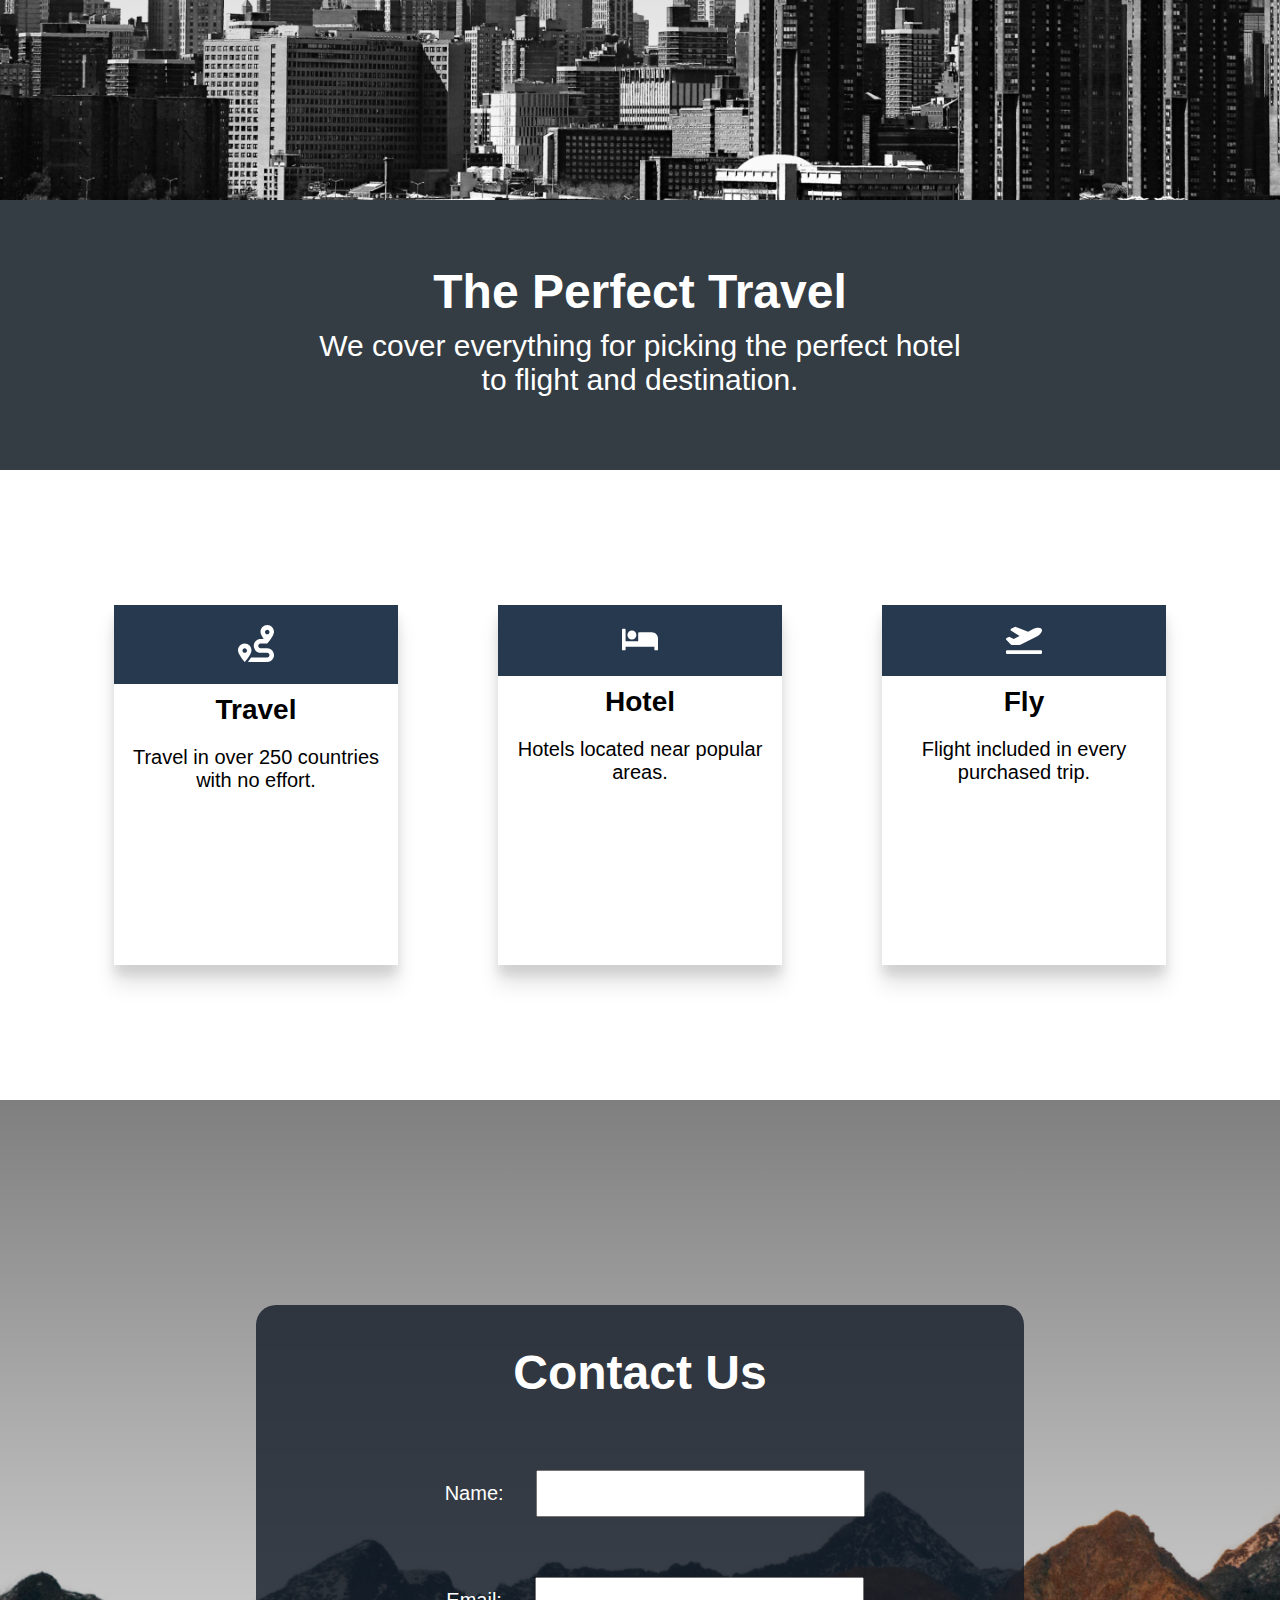
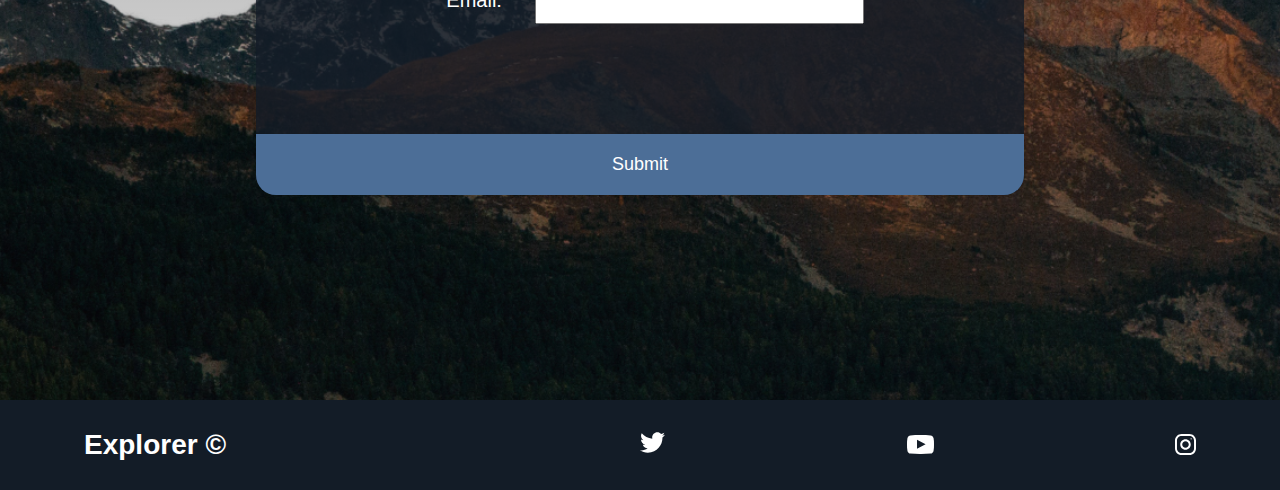
<file: Travel Website/index.html>
<!DOCTYPE html>
<html lang="en">
<head>
    <meta charset="UTF-8">
    <meta name="viewport" content="width=device-width, initial-scale=1.0">
    <meta name = "description"
          content="Explorer is a travel agency website that helps you pick out your holiday vacation"
          />
    <meta name="robots" content="index,follow"/>
    <link href="https://fonts.googleapis.com/css2?family=Pattaya&display=swap" rel="stylesheet"> 
    <link rel="icon" href="icons/aircraft.svg" />
    <link rel="stylesheet" href="style.css">
    <title>Explorer | Traveling Agency</title>
</head>
<body>

<!-- NAVIGATION SECTION -->
    <header class="main-head">
        <nav>
            <h1 id="logo">Explorer</h1>
            <ul>
                <li><a href="#locations">Locations</a></li>
                <li><a href="#benefits">Benefits</a></li>
                <li><a href="#contact">Contact</a></li>
            </ul>
        </nav>
    </header>

<main>
<!-- HERO SECTION -->
    <section class="hero">
        <h2>Travel Beyond Limits.</h2>
        <h3>Start your travel at an affordable price with Explorer <br /> Get in touch with us.
        </h3>
        <button>Book Now</button>
    </section>
    <section id="locations">
        <header class="locations-head">
            <h2>The Perfect Travelling Experience.</h2>
            <h3>We cover everything from picking the perfect hotel, <br/> flight and travelling destination.
            </h3>
            <img src="img/cloud.png" class="moving-cloud-1 cloud" alt=""/>
            <img src="img/cloud.png" class="moving-cloud-2 cloud" alt=""/>
        </header>
    </section>

<!-- BENEFITS SECTION -->
    <section id="benefits">
        <header class="benefits-head">
            <h2>The Perfect Travel</h2>
            <h3>We cover everything for picking the perfect hotel <br />
            to flight and destination.
            </h3>
        </header>
        <div class="cards">

            <div class="card">
                <div class="card-icon">
                <img src="icons/route-solid.svg" alt="">
                </div>
                <h4>Travel</h4>
                <p>Travel in over 250 countries with no effort.</p>
            </div>

            <div class="card">
                <div class="card-icon">
                <img src="icons/bed-solid.svg" alt="">
                </div>
                <h4>Hotel</h4>
                <p>Hotels located near popular areas.</p>
            </div>

            <div class="card">
                <div class="card-icon">
                <img src="icons/plane-departure-solid.svg" alt="">
                </div>
                <h4>Fly</h4>
                <p>Flight included in every purchased trip.</p>
            </div>

        </div>
    </section>

<!-- CONTACT SECTION -->
    <section id="contact">
        <div class="form-wrapper">
            <header class="form-head">
                <h2>Contact Us</h2>
            </header>
            <form action="https://formspree.io/xaypwwdl" method="POST">
                <div class="name-form">
                    <label for="name">Name:</label>
                    <input id="name" type="text" name="name" required />
                </div>
                <div class="name-form">
                    <label for="email">Email:</label>
                    <input id="email" type="email" required name="_replyto" />
                </div>
                <button type="submit" value="send">Submit</button>
            </form>
        </div>
    </section>

<!-- FOOTER -->
    <footer>
        <div class="footer-wrapper">
            <h5>Explorer &copy;</h5>
            <ul>
                <li>
                    <a href="#" title="twitter-social-media"><img src="icons/twitter.svg" alt="twitter-social-media"></a>
                </li>
                    <a href="#" title="youtube-social-media"><img src="icons/youtube.svg" alt="youtube-social-media"></a>
                </li>
                    <a href="#" title="instagram-social-media"><img src="icons/instagram.svg" alt="instagram-social-media"></a>
                </li>
            </ul>
        </div>
    </footer>

</main>

</body>
</html>
</file>
<file: styles/style.css>
* {
  margin: 0;
  padding: 0;
  -webkit-box-sizing: border-box;
          box-sizing: border-box;
}

@font-face {
  font-family: 'Ruhl';
  src: url("fonts/FrankRuhlLibre-Regular.ttf");
}

@font-face {
  font-family: 'Ruhl Medium';
  src: url("fonts/FrankRuhlLibre-Medium.ttf");
}

@font-face {
  font-family: 'Vibes';
  src: url("fonts/GreatVibes-Regular.ttf");
}

html {
  font-size: 62.5%;
}

body {
  font-family: 'Montserrat', sans-serif;
}

h1 {
  font-size: 2.5rem;
}

li, button, label, input, a, p {
  font-size: 2.5rem;
}

h2 {
  font-size: 4rem;
}

h3 {
  font-size: 2.5rem;
}

h4,
h5 {
  font-size: 2rem;
}

ul {
  list-style: none;
}

a {
  text-decoration: none;
  color: #2c2c2c;
}

.main-head {
  width: 95%;
  margin: 0 0 0 auto;
}

nav {
  display: -webkit-box;
  display: -ms-flexbox;
  display: flex;
  -webkit-box-pack: justify;
      -ms-flex-pack: justify;
          justify-content: space-between;
  -webkit-box-align: center;
      -ms-flex-align: center;
          align-items: center;
  -webkit-box-orient: horizontal;
  -webkit-box-direction: normal;
      -ms-flex-direction: row;
          flex-direction: row;
  min-height: 10vh;
  width: 60%;
  -ms-flex-wrap: wrap;
      flex-wrap: wrap;
}

nav .logo {
  display: -webkit-box;
  display: -ms-flexbox;
  display: flex;
  -webkit-box-pack: start;
      -ms-flex-pack: start;
          justify-content: flex-start;
  -webkit-box-align: center;
      -ms-flex-align: center;
          align-items: center;
  -webkit-box-orient: horizontal;
  -webkit-box-direction: normal;
      -ms-flex-direction: row;
          flex-direction: row;
  -webkit-box-flex: 1;
      -ms-flex: 1 1 10rem;
          flex: 1 1 10rem;
}

nav .logo h1 {
  margin: 2rem;
}

nav ul {
  display: -webkit-box;
  display: -ms-flexbox;
  display: flex;
  -ms-flex-pack: distribute;
      justify-content: space-around;
  -webkit-box-align: center;
      -ms-flex-align: center;
          align-items: center;
  -webkit-box-orient: horizontal;
  -webkit-box-direction: normal;
      -ms-flex-direction: row;
          flex-direction: row;
  -webkit-box-flex: 1;
      -ms-flex: 1 1 40rem;
          flex: 1 1 40rem;
}

.intro {
  min-height: 90vh;
  width: 90%;
  margin: auto;
  -ms-flex-wrap: wrap;
      flex-wrap: wrap;
  display: -webkit-box;
  display: -ms-flexbox;
  display: flex;
  -webkit-box-pack: justify;
      -ms-flex-pack: justify;
          justify-content: space-between;
  -webkit-box-align: center;
      -ms-flex-align: center;
          align-items: center;
  -webkit-box-orient: horizontal;
  -webkit-box-direction: normal;
      -ms-flex-direction: row;
          flex-direction: row;
}

.intro h2 {
  font-size: 8rem;
  padding-top: 2rem;
  background: -webkit-linear-gradient(left, #38d39f, #38a4d3), -webkit-gradient(linear, left top, right top, from(#38d39f), to(#38a4d3));
  background: -webkit-linear-gradient(left, #38d39f, #38a4d3), linear-gradient(left, #38d39f, #38a4d3);
  -webkit-background-clip: text;
  -webkit-text-fill-color: transparent;
  display: inline-block;
}

.intro h3 {
  font-size: 4.5rem;
  padding: 2rem 0rem;
}

.intro p {
  padding-top: 1rem;
  color: #2c2c2c;
}

.splash {
  position: absolute;
  top: 0%;
  right: 0%;
  height: 100%;
  z-index: -1;
}

.intro-social {
  margin-top: 4rem;
}

.intro-social a {
  margin-right: 5rem;
}

.active {
  background: #2c2c2c;
  color: white;
  padding: 1rem 3rem;
  border-radius: 2rem;
}

.intro-text, .intro-images {
  -webkit-box-flex: 1;
      -ms-flex: 1 1 40rem;
          flex: 1 1 40rem;
}

#plant-left {
  -webkit-animation: plant 1.5s ease infinite alternate;
          animation: plant 1.5s ease infinite alternate;
}

#plant-right {
  -webkit-animation: plant 1.5s ease infinite alternate 0.5s;
          animation: plant 1.5s ease infinite alternate 0.5s;
}

#me {
  -webkit-animation: me 1.5s ease infinite alternate;
          animation: me 1.5s ease infinite alternate;
  -webkit-transform-origin: bottom;
          transform-origin: bottom;
}

#clock-arrow {
  -webkit-animation: clock 2.2s infinite linear;
          animation: clock 2.2s infinite linear;
  transform-box: fill-box;
  -webkit-transform-origin: bottom;
          transform-origin: bottom;
}

@-webkit-keyframes me {
  from {
    -webkit-transform: rotateZ(-2deg);
            transform: rotateZ(-2deg);
  }
  to {
    -webkit-transform: rotateZ(3deg);
            transform: rotateZ(3deg);
  }
}

@keyframes me {
  from {
    -webkit-transform: rotateZ(-2deg);
            transform: rotateZ(-2deg);
  }
  to {
    -webkit-transform: rotateZ(3deg);
            transform: rotateZ(3deg);
  }
}

@-webkit-keyframes plant {
  from {
    -webkit-transform: translateY(0%);
            transform: translateY(0%);
  }
  to {
    -webkit-transform: translateY(-30%);
            transform: translateY(-30%);
  }
}

@keyframes plant {
  from {
    -webkit-transform: translateY(0%);
            transform: translateY(0%);
  }
  to {
    -webkit-transform: translateY(-30%);
            transform: translateY(-30%);
  }
}

@-webkit-keyframes clock {
  from {
    -webkit-transform: rotateZ(0deg);
            transform: rotateZ(0deg);
  }
  to {
    -webkit-transform: rotateZ(360deg);
            transform: rotateZ(360deg);
  }
}

@keyframes clock {
  from {
    -webkit-transform: rotateZ(0deg);
            transform: rotateZ(0deg);
  }
  to {
    -webkit-transform: rotateZ(360deg);
            transform: rotateZ(360deg);
  }
}

.projects {
  width: 90%;
  margin: auto;
  min-height: 90vh;
  display: -webkit-box;
  display: -ms-flexbox;
  display: flex;
  -webkit-box-pack: justify;
      -ms-flex-pack: justify;
          justify-content: space-between;
  -webkit-box-align: center;
      -ms-flex-align: center;
          align-items: center;
  -webkit-box-orient: horizontal;
  -webkit-box-direction: normal;
      -ms-flex-direction: row;
          flex-direction: row;
  text-align: center;
  -ms-flex-wrap: wrap;
      flex-wrap: wrap;
}

.projects h2 {
  margin: 5rem;
}

.travelly, .elena {
  -webkit-box-flex: 1;
      -ms-flex: 1 1 40rem;
          flex: 1 1 40rem;
  padding-bottom: 4rem;
  display: -webkit-box;
  display: -ms-flexbox;
  display: flex;
  -webkit-box-pack: center;
      -ms-flex-pack: center;
          justify-content: center;
  -webkit-box-align: center;
      -ms-flex-align: center;
          align-items: center;
  -webkit-box-orient: vertical;
  -webkit-box-direction: normal;
      -ms-flex-direction: column;
          flex-direction: column;
}

.form-section {
  min-height: 80vh;
  display: -webkit-box;
  display: -ms-flexbox;
  display: flex;
  -webkit-box-pack: center;
      -ms-flex-pack: center;
          justify-content: center;
  -webkit-box-align: center;
      -ms-flex-align: center;
          align-items: center;
  -webkit-box-orient: horizontal;
  -webkit-box-direction: normal;
      -ms-flex-direction: row;
          flex-direction: row;
  margin-top: 3rem;
}

.form-section form {
  padding: 3rem 10rem;
  -webkit-box-shadow: 0px 10px 10px rgba(0, 0, 0, 0.2), 0px 20px 40px rgba(0, 0, 0, 0.2);
          box-shadow: 0px 10px 10px rgba(0, 0, 0, 0.2), 0px 20px 40px rgba(0, 0, 0, 0.2);
  display: -webkit-box;
  display: -ms-flexbox;
  display: flex;
  -webkit-box-pack: center;
      -ms-flex-pack: center;
          justify-content: center;
  -webkit-box-align: center;
      -ms-flex-align: center;
          align-items: center;
  -webkit-box-orient: vertical;
  -webkit-box-direction: normal;
      -ms-flex-direction: column;
          flex-direction: column;
  border-radius: 2rem;
}

.form-section form input,
.form-section form textarea {
  margin: 2rem;
}

.form-section form input:focus,
.form-section form textarea:focus {
  outline: 2px solid black;
}

.form-section form textarea {
  font-family: "Montserrat", sans-serif;
  font-size: 2rem;
}

.form-section form button {
  width: 100%;
  padding: 2rem;
  background: #154353;
  color: white;
}

.form-section form button:focus {
  background: #33696b;
}

footer {
  background: #154353;
  color: white;
  min-height: 10vh;
  padding: 0% 5%;
  display: -webkit-box;
  display: -ms-flexbox;
  display: flex;
  -webkit-box-pack: center;
      -ms-flex-pack: center;
          justify-content: center;
  -webkit-box-align: center;
      -ms-flex-align: center;
          align-items: center;
  -webkit-box-orient: horizontal;
  -webkit-box-direction: normal;
      -ms-flex-direction: row;
          flex-direction: row;
}

footer ul {
  -webkit-box-flex: 1;
      -ms-flex: 1 1 40rem;
          flex: 1 1 40rem;
  display: -webkit-box;
  display: -ms-flexbox;
  display: flex;
  -ms-flex-pack: distribute;
      justify-content: space-around;
  -webkit-box-align: center;
      -ms-flex-align: center;
          align-items: center;
  -webkit-box-orient: horizontal;
  -webkit-box-direction: normal;
      -ms-flex-direction: row;
          flex-direction: row;
}

footer h4 {
  -webkit-box-flex: 1;
      -ms-flex: 1 1 40rem;
          flex: 1 1 40rem;
}

@media screen and (max-width: 1332px) {
  html {
    font-size: 53%;
  }
  .splash {
    display: none;
  }
  svg {
    width: 80%;
  }
  nav {
    width: 100%;
  }
}

@media screen and (max-width: 754px) {
  html {
    font-size: 45%;
  }
  svg {
    height: 60%;
  }
  .main-head {
    width: 100%;
  }
  nav .logo {
    display: -webkit-box;
    display: -ms-flexbox;
    display: flex;
    -webkit-box-pack: center;
        -ms-flex-pack: center;
            justify-content: center;
    -webkit-box-align: center;
        -ms-flex-align: center;
            align-items: center;
    -webkit-box-orient: vertical;
    -webkit-box-direction: normal;
        -ms-flex-direction: column;
            flex-direction: column;
    -webkit-box-flex: 1;
        -ms-flex: 1 1 20rem;
            flex: 1 1 20rem;
    margin-top: 2rem;
  }
  nav ul {
    -webkit-box-flex: 1;
        -ms-flex: 1 1 60rem;
            flex: 1 1 60rem;
    margin: 2rem 0rem;
  }
  .intro-text {
    margin-top: 5rem;
    text-align: center;
  }
  .intro-images {
    text-align: center;
  }
  .intro-social {
    display: -webkit-box;
    display: -ms-flexbox;
    display: flex;
    -webkit-box-pack: center;
        -ms-flex-pack: center;
            justify-content: center;
    -webkit-box-align: center;
        -ms-flex-align: center;
            align-items: center;
    -webkit-box-orient: horizontal;
    -webkit-box-direction: normal;
        -ms-flex-direction: row;
            flex-direction: row;
  }
  .intro-social a {
    margin: 2rem;
  }
  .elena, .travelly {
    -webkit-box-flex: 1;
        -ms-flex: 1 1 50rem;
            flex: 1 1 50rem;
  }
  .elena img, .travelly img {
    width: 100%;
    height: 100%;
  }
  form {
    width: 100%;
    padding: 0rem;
  }
}
/*# sourceMappingURL=style.css.map */
</file>
<file: Photography Website/style.css>
/* Global Styles */
* {
    margin: 0;
    padding: 0;
    box-sizing: border-box;
}

@font-face{
    font-family: 'Ruhl';
    src: url('fonts/FrankRuhlLibre-Regular.ttf');
}

@font-face{
    font-family: 'Ruhl Medium';
    src: url('fonts/FrankRuhlLibre-Medium.ttf');
}

@font-face{
    font-family: 'Vibes';
    src: url('fonts/GreatVibes-Regular.ttf');
}

html {
    font-size: 62.5%;
    --header1: calc(2rem + 1vw);
    --header2: calc(3.5rem + 1vw);
    --header3: calc(3rem + 1vw);
    --header4: calc(2.4rem + 1vw);
    --text: calc(1.5rem + 1vw);
    --big: calc(6rem + 1vw);
    --special-color: #906272;
    --background-color: #414141;
    --gray-text: #525252;
    scroll-behavior: smooth;
}

h1 {
    font-size: var(--header1);
}

li,button,label,input,a,p {
    font-size: var(--text);
}

h2 {
    font-size: var(--header2);
}

h3 {
    font-size: var(--header3);
}

h4,
h5 {
    font-size: var(--header4);
}

ul {
    list-style: none;
}

a {
    text-decoration: none;
    color: black;
}

.flex {
    display: flex;
    flex-direction: column;
    justify-content: center;
    align-items: center;
}

body {
    font-family: "Ruhl", sans-serif;
    animation: opening 1s ease-in-out forwards;
}

h1{
    font-family: "Vibes", sans-serif;
}

 /* Nav Section */
 .main-head {
    box-shadow: 0px 10px 10px rgba(0,0,0, 0.1);
    z-index: 2;
    position: relative;
 }

nav {
    width: 90%;
    margin: auto;
    display: flex;
    align-items: center;
    min-height: 10vh;
    padding: 2rem 0rem;
}

#logo {
    flex: 1 1 20rem;
}

.nav-links {
    display: flex;
    justify-content: space-around;
    flex: 1 1 20rem;
}

.hero {
    min-height: 90vh;
    width: 95%;
    margin: auto;
    margin: 0 0 0 auto;
    display: flex;
    flex-wrap: wrap;
    overflow: hidden;
}

.hero-introduction {
    flex: 2 1 40rem;
    text-align: center;
}

.hero-introduction p {
    padding: 5rem 3rem;
    color: var(--gray-text);
}

.hero-introduction h2 {
    padding-top: 3rem;
}

.hero-introduction a {
    padding: 2rem 8rem;
    border: 3px solid black;
    margin-bottom: 4rem;
}

.hero-images {
    flex: 1 1 40rem;
    background: linear-gradient(#dad8dd, #dad1d4);
    position: relative;
    z-index: 1;
}

.hero-elena {
    width: 100%;
    height: 100%;
    object-fit: cover;
}

.plant {
    position: absolute;
    bottom: 0;
    left: -20%;
    z-index: -1;
    transform: translateY(10%) rotateZ(-10deg) rotateX(-90deg);
    animation: plant-entrance 1.5s ease-in-out 0.5s forwards,
            plant-shake 2.5s infinite ease alternate-reverse 2s;
    transform-origin: bottom;
    max-height: 80%;
}

.plant2 {
    left: 40%;
}

/* ANIMATIONS */

@keyframes opening {
    from {
        opacity: 0;
    }
    to {
        opacity: 1;
    }
}

@keyframes plant-entrance {
    from {
        transform: translateY(10%) rotateZ(-10deg) rotateX(-90deg);
    }
    to {
        transform: translateX(0%) rotateZ(0deg) rotateX(0deg);
    }
}

@keyframes plant-shake {
    from {
        transform: rotateZ(-5deg);
    }
    to {
        transform: rotateZ(0deg);

    }
}


.burger,
.menu-check {
  display: none;
}

/* ABOUT SECTION */

.about {
    min-height: 100vh;
    display: flex;
    flex-wrap: wrap;
}

.about-text div {
    padding: 3rem 8rem;
}

.about-text h3 {
    padding: 2rem 0rem;
    font-family: "Ruhl Medium";
}

.about-text h2 {
    padding: 4rem;
    font-family: "Vibes";
}

.about-text {
    color: white;
    background: var(--background-color);
    flex: 2 1 40rem;
    justify-content: space-around;
}

.about-image {
    flex: 1 1 40rem;
    position: relative;
}

.about-image h5 {
    letter-spacing: 2rem;
    position: absolute;
    top: 20%;
    left: 50%;
    transform: translate(-50%, -20%);
}

.about-image img {
    width: 100%;
    height: 100%;
    object-fit: cover;
}

/* GALLERY */

.gallery {
    display: grid;
    min-height: 100vh;
    grid-template-columns: repeat(3, 1fr);
    position: relative;
}

.gallery1 {
    grid-column: 1/3;
}

.gallery2 {
    grid-column: 3/4;
    grid-row: 1/3;
}

.gallery-head {
    position: absolute;
    top: 50%;
    left: 50%;
    transform: translate(-50%, -50%);
    color: white;
    background: var(--background-color);
    padding: 5rem 10rem;
    text-align: center;
}

.gallery img {
    width: 100%;
    height: 100%;
    object-fit: cover;
}

/* CONTACT  SECTION */

.contact {
    min-height: 90vh;
    display: flex;
    flex-wrap: wrap;
}

.form-wrapper {
    flex: 3 1 40rem;
}

.form-wrapper h2 {
    margin-bottom: 5rem 0rem;
}

.form-wrapper span {
    font-size: var(--big);
    color: var(--special-color);
}

.form-wrapper label {
    display: block;
}

.form-wrapper input {
    display: block;
    margin: 3rem 0rem;
    background: var(--background-color);
    color: white;
    border: none;
    padding: 1rem;
}

.form-wrapper button {
    padding: 1rem 8rem;
    background: var(--special-color);
    color: white;
    border: none;
    width: 100%;
}   

.contact img {
    flex: 1 1 40rem;
}

/* FOOTER SECTION */
footer {
    background: var(--background-color);
    color: white;
    display: flex;
    padding: 3rem 5%;
    align-items: center;
    flex-wrap: wrap;
}

footer ul {
    display: flex;
    justify-content: space-between;
    flex: 1 1 40rem;
    align-items: center;
}

footer h4 {
    flex: 3 1 40rem;
    font-size: calc(1.4rem + 1vw);
}

@media screen and (max-width: 842px) {
    .hero {
        width: 100%;
    }

    /* BURGER */
    .burger {
        position: relative;
        display: block;
        cursor: pointer;
    }

    .burger span {
        padding: 0.2rem 2rem;
        background: var(--gray-text);
        margin: 0.5rem 0rem;
        display: block;
        transition: all 0.5s ease;
    }

    .nav-links a {
        color: white;
        font-size: var(--header3);
        text-decoration: underline;

    }

    .nav-links {
        background: var(--background-color);
        width: 100%;
        height: 100%;
        position: fixed;
        top: 0;
        left: 100%;
        flex-direction: column;
        align-items: center;
        transition: transform 1s ease;
    }

    /* .menu-check {
        display: block;
        position: absolute;
        top: 50%;
        right: 5%;
        transform: translate(5%, -50%);
        width: 5rem;
        height: 5rem;
        cursor: pointer;
        opacity: 0;
        z-index: 100;
    } */
    
    /* javascript burger */
    .nav-open {
            transform: translateX(-100%);
    }

    .toggle .line1 {
        transform: rotateZ(45deg) translateY(300%);
        background: white;
    }

    .toggle .line2 {
        opacity: 0;
    }

    .toggle .line3 {
        transform: rotateZ(-40deg) translateY(-300%);
        background: white;
    }

     /* ABOUT SECTION */

     .about-text div {
        padding: 3rem;
    }

    /* GALLERY SECTION */
    .gallery img {
        grid-row: auto;
        grid-column: auto;
    }

    .gallery { 
        grid-template-columns: repeat(auto-fit, minmax(30rem, 1fr));
    }

    .gallery-head {
        display: none;
    }

    /* CONTACT SECTION */
    .contact img {
        display: none;
    }

    footer ul {
        order: 1;
    }
    footer h4 {
        order: 2;
        text-align: center;
        padding: 1rem;
    }
}

@media screen and (min-width: 1700px) {
    html {
        --header1: 3rem;
        --header2: 5rem;
        --header3: 4rem;
        --header4: 2.5rem;
        --text: 3rem;
        --big: 8rem;
    }
}
</file>
<file: Travel Website/style.css>
/* Global Styles */
* {
    margin: 0;
    padding: 0;
    box-sizing: border-box;
}

html {
    font-size: 62.5%;
}

body {
    font-family: 'Poppins', sans-serif;
}

h1 {
    font-size: 2.6rem;
}

li,button,label,input,p {
    font-size: 2rem;
}

h2 {
    font-size: 4.8rem;
}

h3 {
    font-size: 3rem;
    font-weight: normal;
}

h4,
h5 {
    font-size: 2.8rem;
}

a {
    color: white;
    text-decoration: none;
}

button {
    padding: 2rem 6rem;
    background: #4c6e97;
    border: none;
    color: white;
    font-size: 1.8rem;
    cursor: pointer;
    transition: background 0.7s ease-in-out;
}

button:hover {
    background: #27394e;
}

button:focus {
    background: #2c425a;
    outline-style: solid;
}
/* Nav Section With Hero */

.main-head {
    background: #131c27;
    color: white;
    position: sticky;
    top: 0px;
    z-index: 3;
}

nav {
    padding: 2rem;
    min-height: 10vh;
    display: flex;
    width: 90%;
    margin: auto;
    align-items: center; 
    flex-wrap: wrap;  
}

nav ul {
    display: flex;
    flex: 1 1 40rem;
    justify-content: space-around;
    align-items: center;
    list-style: none;
}

#logo {
    flex: 1 1 40rem;
    font-family: "Times New Roman", Times, serif;
    font-weight: 400;
}

.hero {
    min-height: 90vh;
    background: linear-gradient(rgba(0, 0, 0, 0.9), transparent),url("img/landing-page.jpg");
    background-repeat: no-repeat;
    background-size: cover;
    background-position: center;
    color: white;
    display: flex;
    flex-direction: column;
    justify-content: center;
    align-items: center;
    text-align: center;
}

.hero h3{
    padding: 4rem;
}

/* BENEFITS SECTION */

#locations {
    min-height: 100vh;
    background: linear-gradient(rgba(0, 0, 0, 0.5), transparent),url('img/new-york-page.png');
    background-size: cover;
    background-position: center;
    display: flex;
    align-items: center;
    position: relative;
    overflow: hidden;
}

.locations-head {
    width: 90%;
    margin: auto;
}

.locations-head h2 {
    padding: 1rem 0rem;
    text-decoration: underline;
    text-decoration-thickness: 0.5rem;
}

.locations-head h3 {
    padding: 4rem 0rem;
    background: linear-gradient(#131c27, #663b34);
    -webkit-background-clip: text;
    -webkit-text-fill-color: transparent;
}

.cloud {
    position: absolute;
    top: 0%;
    right: 0%;

}

.moving-cloud-1 {
    animation: cloudAnimation 4s infinite alternate ease-in-out;
}

.moving-cloud-2 {
    animation: cloudAnimation 4s infinite alternate ease-in-out;
    top: 20%;
    z-index: -1;
    opacity: 0.5;
}

@keyframes cloudAnimation{
 from {
     transform: translate(10%, -10%);
 }
 to {
     transform: translate(0%, 0%);
 }
}

/* Benefits Section */

.benefits-head {
    background: #343c44;
    padding: 3rem;
    min-height: 30vh;
    display: flex;
    flex-direction: column;
    justify-content: center;
    align-items: center;
    text-align: center;
    color: white;
}

.benefits-head h3 {
    padding: 1rem;
}

.cards {
    width: 90%;
    margin: auto;
    display: flex;
    min-height: 70vh;
    align-items: center;
    flex-wrap: wrap;
}

.card {
    text-align: center;
    flex: 1 1 25rem;
    min-height: 40vh;
    margin: 2rem 5rem;
    box-shadow: 0px 10px 10px rgb(0, 0, 0, 0.1), 0px 20px 20px rgb(0, 0, 0, 0.1);
}

.cards img{
    max-width: 15%;
    magin: 2rem;
}

.card h4, p {
    padding: 1rem;
}

.card-icon {
    background: #27394e;
    padding: 2rem;
    
}
#contact{
    min-height: 100vh;
    background: linear-gradient(rgba(0, 0, 0, 0.5), transparent),url("img/contact-mountain.png");
    background-size: cover;
    background-repeat: no-repeat;
    display: flex;
    align-items: center;
    justify-content: center;
}

.form-wrapper {
    background: rgba(19, 28, 39, 0.8);
    width: 60%;
    color: white;
    border-radius: 20px
}
.form-head {
    text-align: center;
    padding: 4rem;
}

.name-form,
.email-form {
    padding: 3rem;
    text-align: center;
}

.form-wrapper label {
    margin: 0rem 3rem;
}

.form-wrapper button {
    width: 100%;
    padding: 2rem;
    margin-top: 8rem;
    border-bottom-left-radius: 20px;
    border-bottom-right-radius: 20px;
}

.form-wrapper input {
    padding: 1rem 3rem;
}

footer {
    color: white;
    background: rgba(19, 28, 39, 1);
}

.footer-wrapper {
    display: flex;
    padding: 2rem;
    width: 90%;
    margin: auto;
    align-items: center;
    min-height: 10vh;
    flex-wrap: wrap;
}
footer h5 {
    flex: 1 1 40rem;
}

footer ul {
    display: flex;
    list-style: none;
    flex: 1 1 40rem;
    justify-content: space-between;
    align-items: center;
}
/* Media Query */

@media screen and (max-width: 933px) {
   html{
       font-size: 45%;
   }
    nav {
       text-align: center;
   }
   #logo {
       padding: 2rem;
   }
   .cloud {
       height: 40rem;
   }

   .moving-cloud-1 {
       z-index: -1;
   }
   .moving-cloud-2 {
       z-index: -2;
   }
   .locations-head h3 {
       background: rgba(19, 28, 39, 0.8);
       -webkit-text-fill-color: white;
       text-align: center;
   }

   .form-wrapper {
       width: 100%;
   }

   footer {
       text-align: center;
   }

   footer h5 {
       padding-bottom: 3rem;
   }

}
</file>
